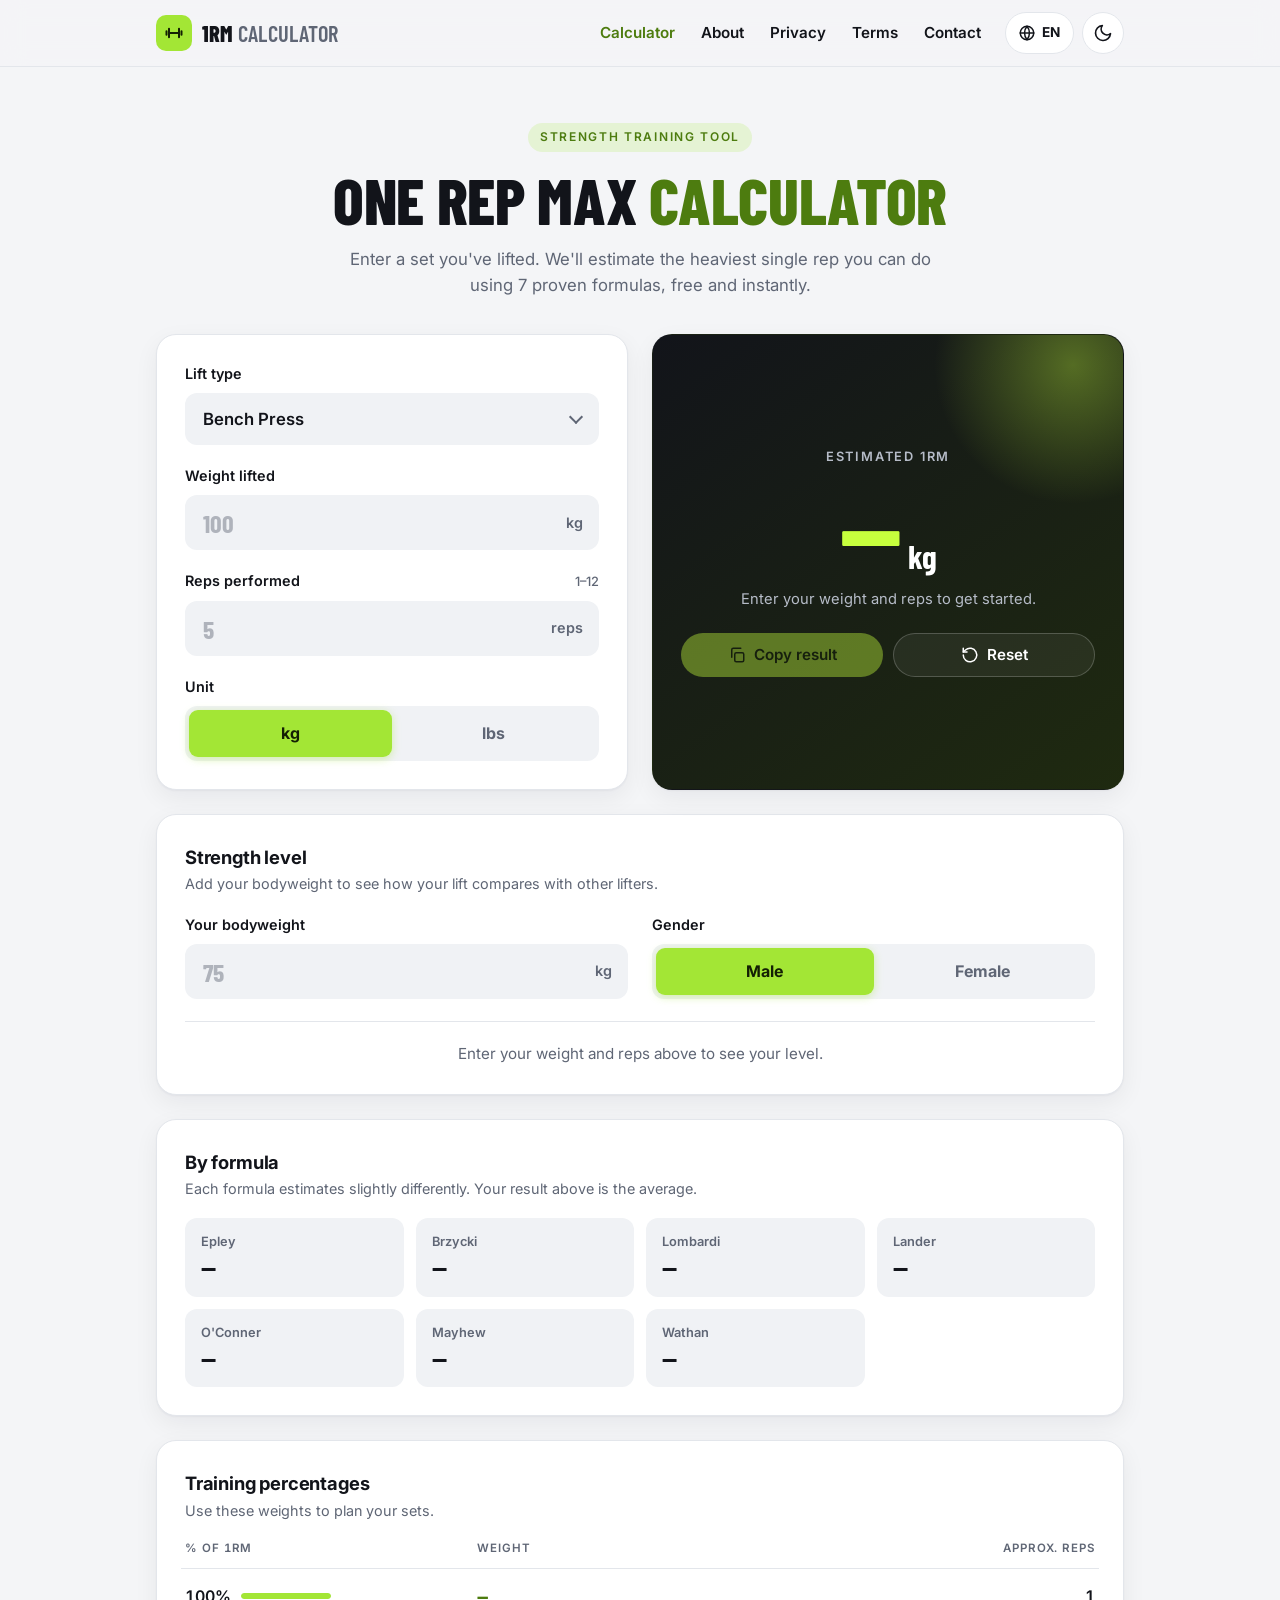
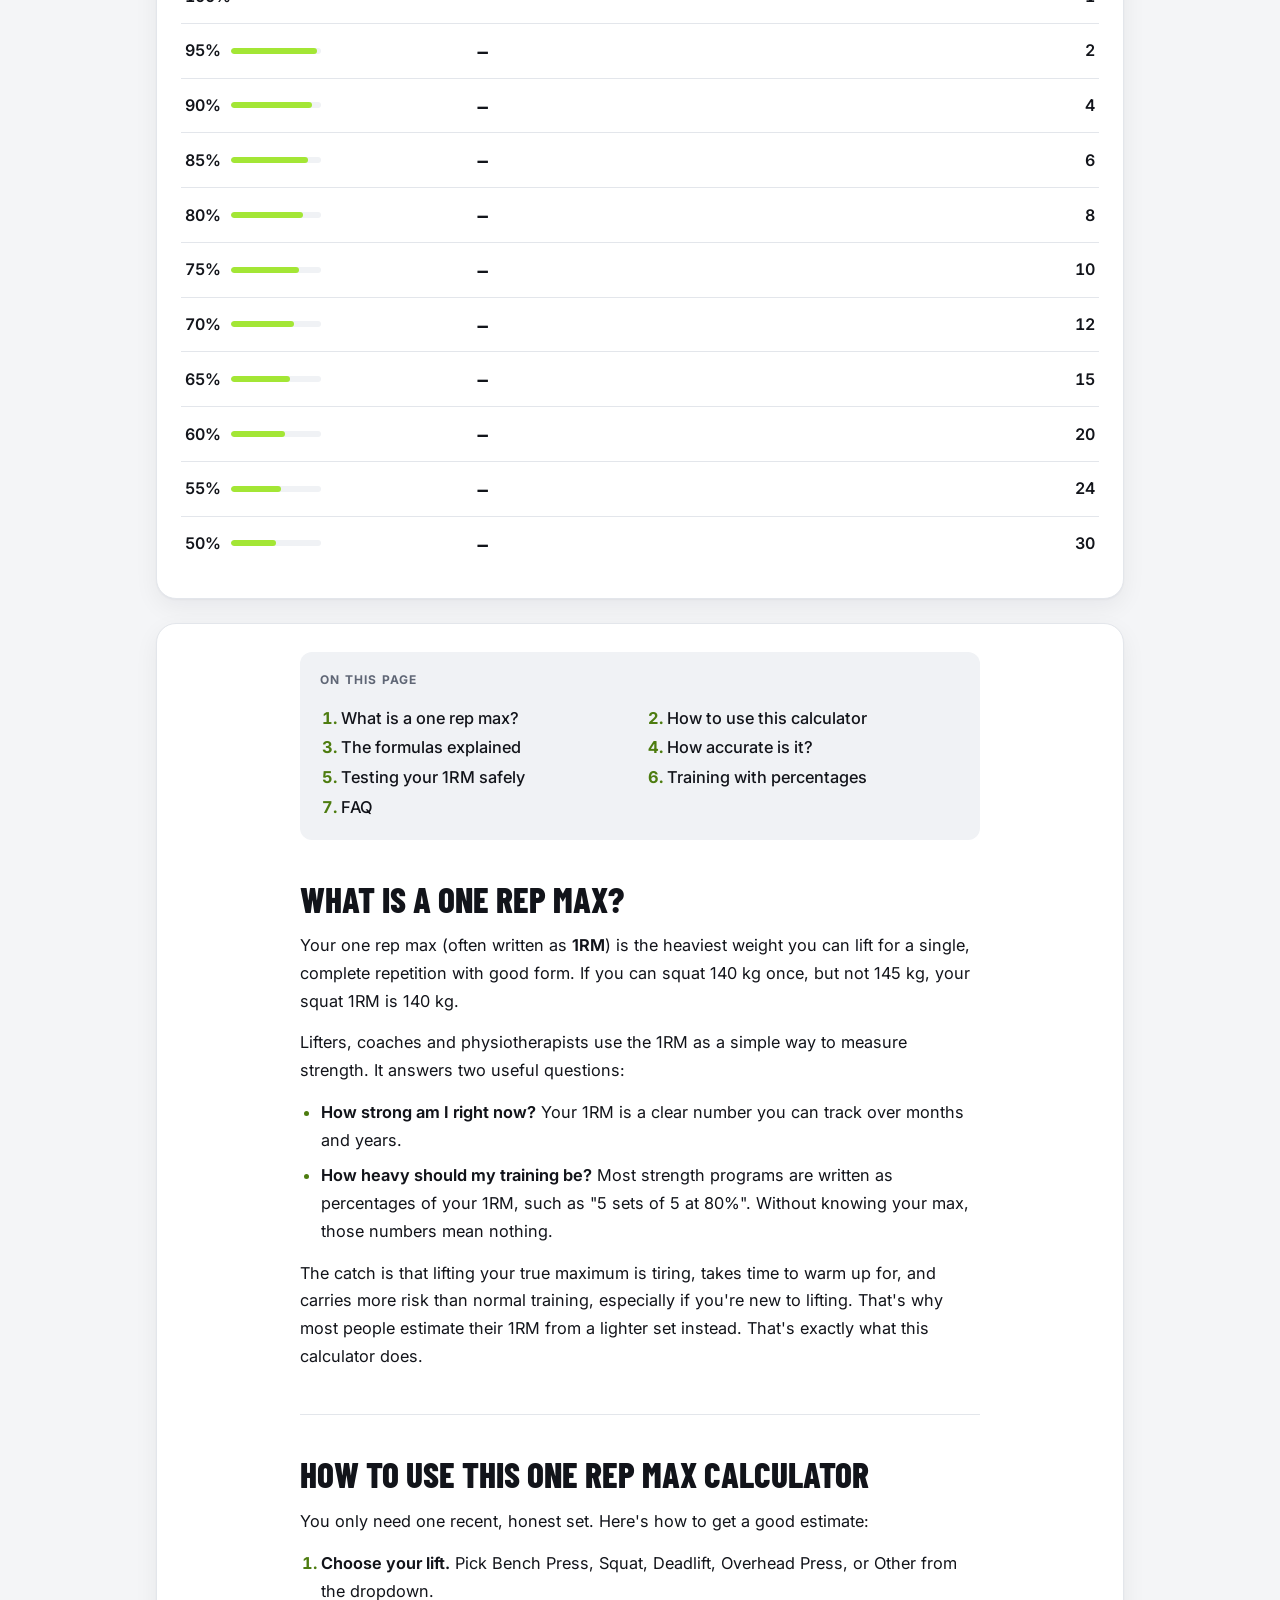
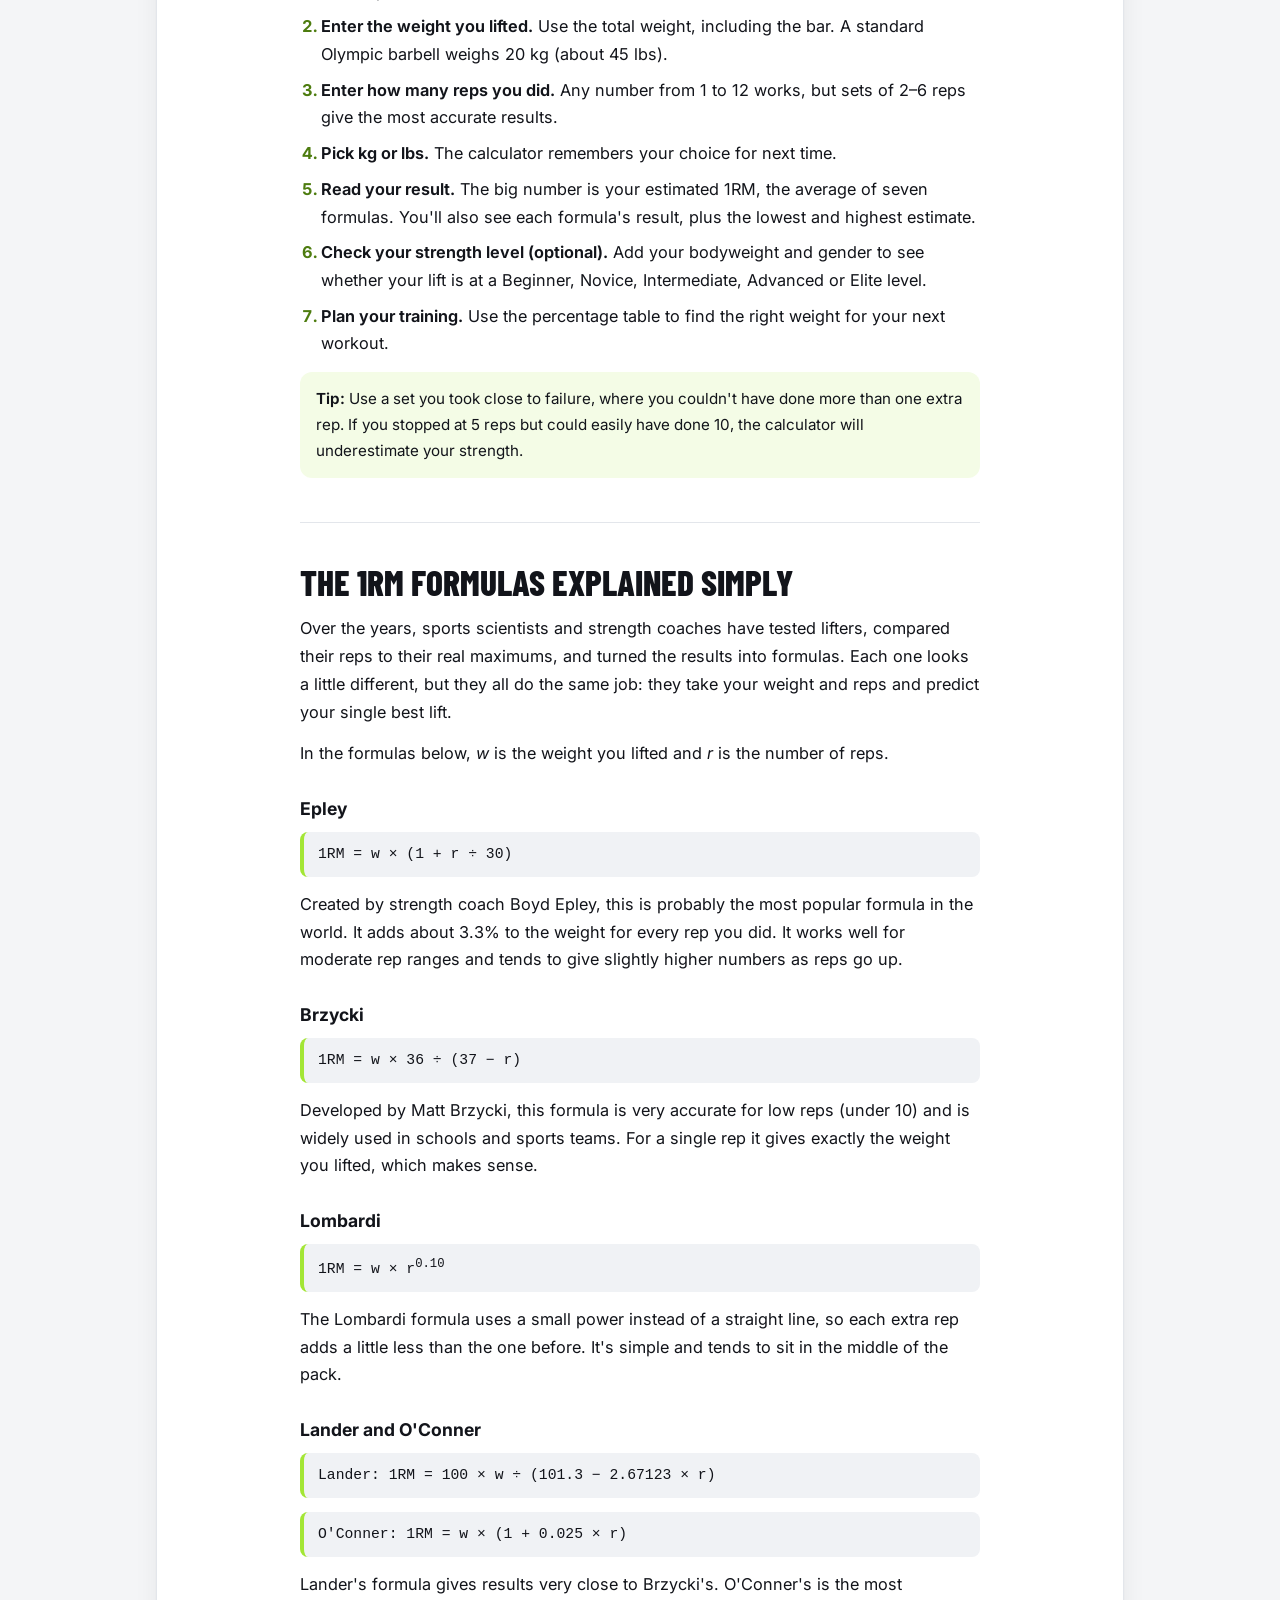
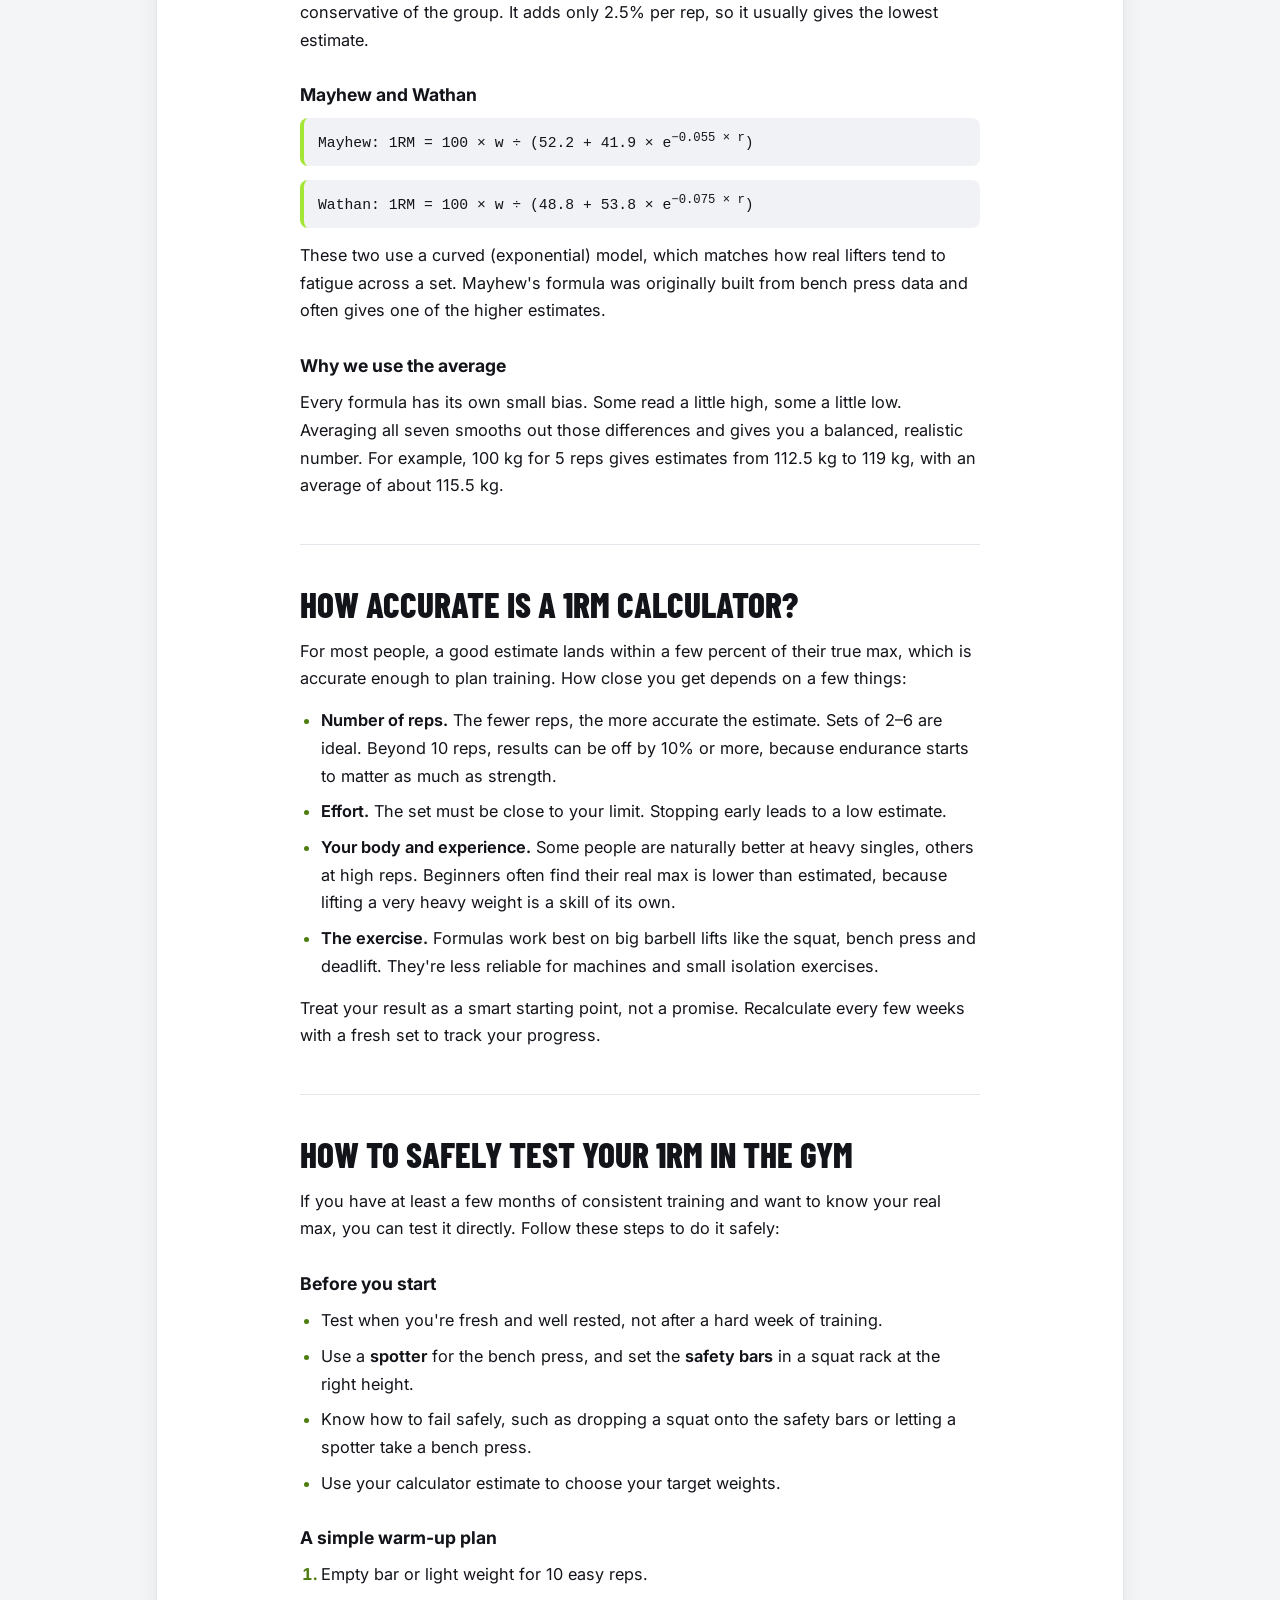
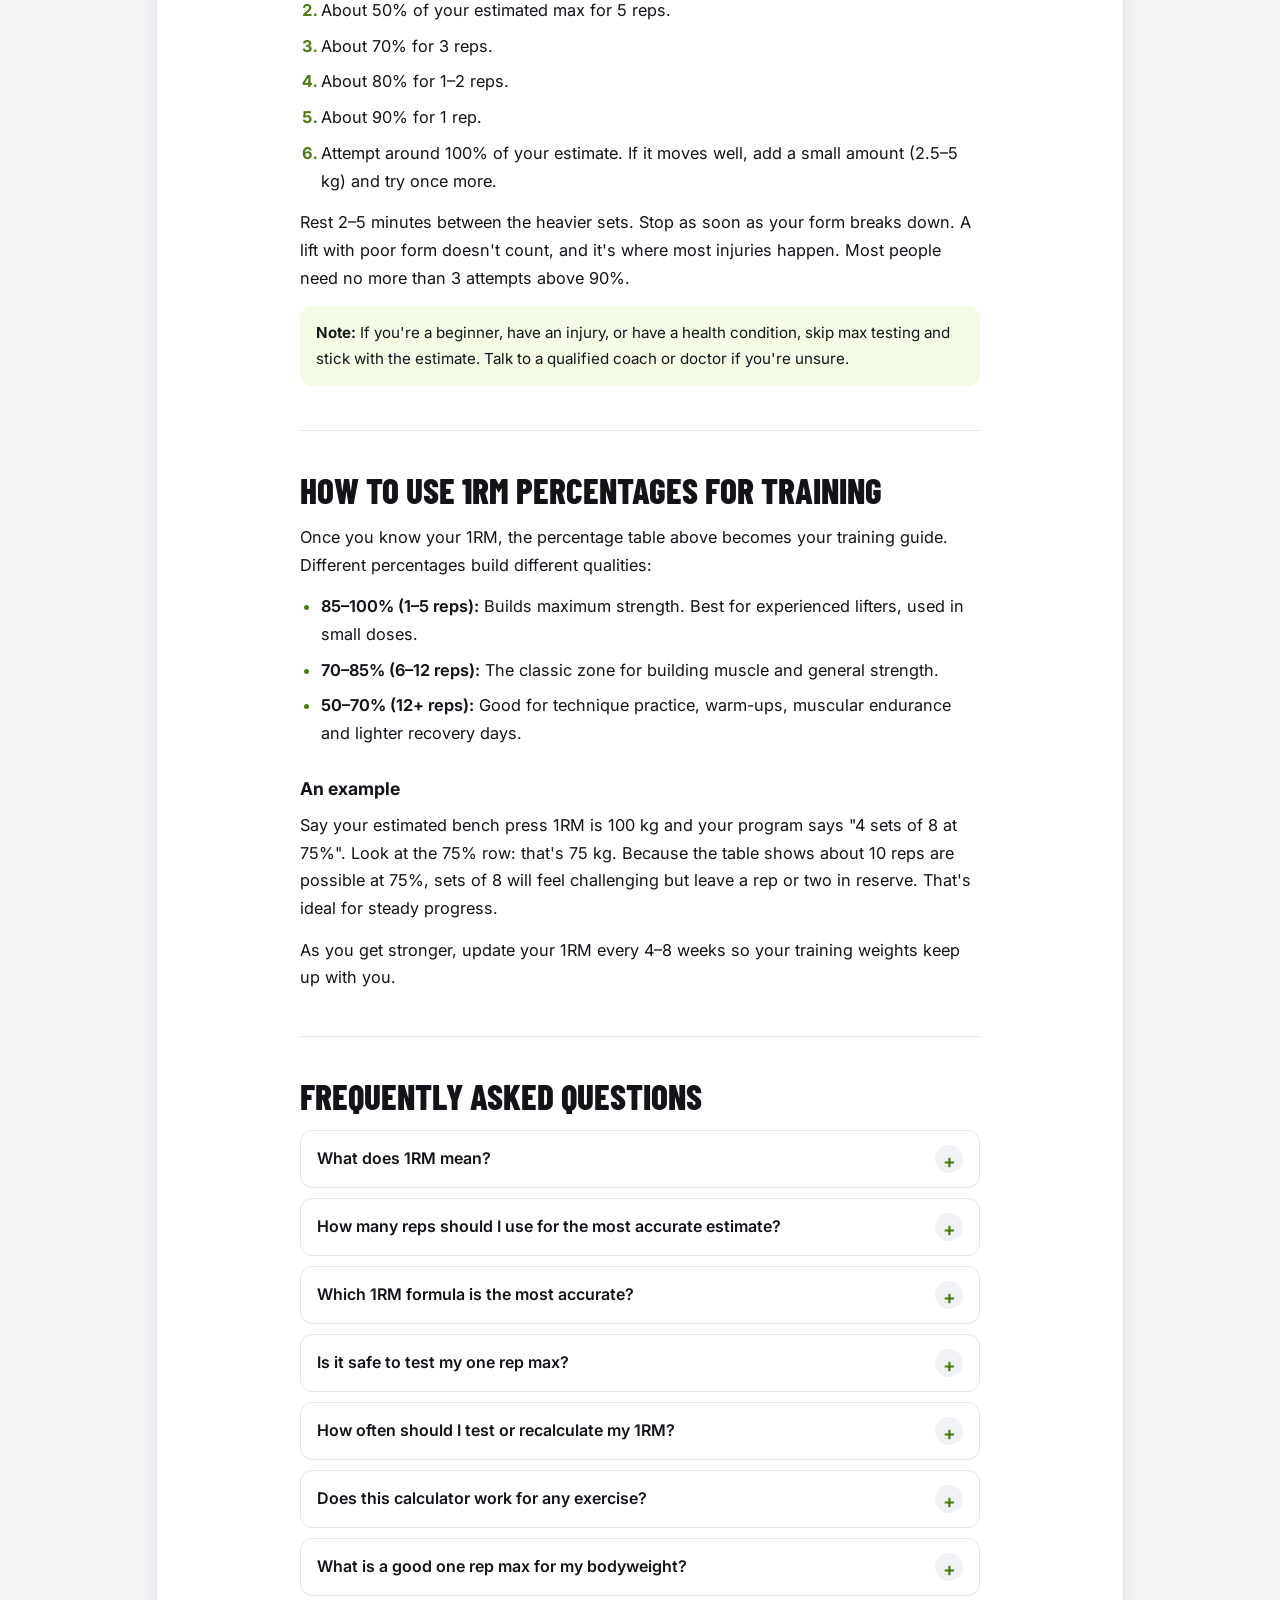
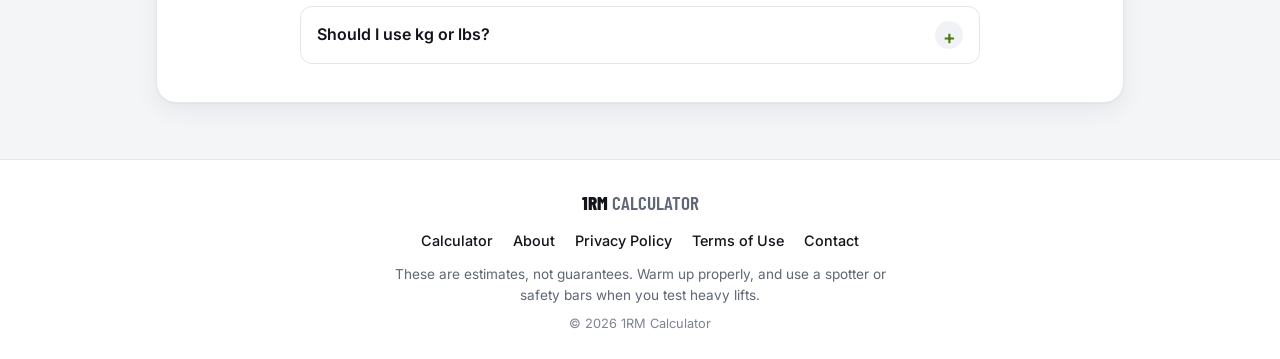
<file: index.html>
<!DOCTYPE html>
<html lang="en">
<head>
  <meta charset="UTF-8">
  <meta name="viewport" content="width=device-width, initial-scale=1.0">
  <title>One Rep Max Calculator – Free 1RM Calculator &amp; Chart</title>
  <meta name="description" content="Free one rep max calculator. Enter weight and reps to estimate your 1RM with 7 formulas, check your strength level and get a training chart.">
  <meta name="robots" content="index, follow, max-image-preview:large">
  <!-- REPLACE: when you buy a domain, change muhammadbilal1727.github.io/one-rep-max-calculator to it in every line below that contains it -->
  <link rel="canonical" href="https://muhammadbilal1727.github.io/one-rep-max-calculator/">

  <!-- Social sharing (Facebook, WhatsApp, LinkedIn, etc.) -->
  <meta property="og:type" content="website">
  <meta property="og:site_name" content="1RM Calculator">
  <meta property="og:locale" content="en_US">
  <meta property="og:url" content="https://muhammadbilal1727.github.io/one-rep-max-calculator/">
  <meta property="og:title" content="One Rep Max Calculator – Estimate Your 1RM">
  <meta property="og:description" content="Estimate your one rep max from any set of 1–12 reps, see your strength level, and plan your training with a percentage chart.">
  <meta property="og:image" content="https://muhammadbilal1727.github.io/one-rep-max-calculator/og-image.png">
  <meta property="og:image:width" content="1200">
  <meta property="og:image:height" content="630">
  <meta property="og:image:alt" content="One Rep Max Calculator – 7 proven formulas, strength levels and training chart">

  <!-- X / Twitter -->
  <meta name="twitter:card" content="summary_large_image">
  <meta name="twitter:title" content="One Rep Max Calculator – Estimate Your 1RM">
  <meta name="twitter:description" content="Estimate your one rep max from any set of 1–12 reps, see your strength level, and plan your training with a percentage chart.">
  <meta name="twitter:image" content="https://muhammadbilal1727.github.io/one-rep-max-calculator/og-image.png">
  <meta name="twitter:image:alt" content="One Rep Max Calculator – 7 proven formulas, strength levels and training chart">

  <!-- Icons -->
  <link rel="icon" href="favicon.ico" sizes="48x48">
  <link rel="icon" href="favicon.svg" type="image/svg+xml">
  <link rel="apple-touch-icon" href="apple-touch-icon.png">
  <meta name="theme-color" content="#f4f5f7" media="(prefers-color-scheme: light)">
  <meta name="theme-color" content="#0c0d11" media="(prefers-color-scheme: dark)">

  <!-- Fonts load in the background so they never delay the page -->
  <link rel="preconnect" href="https://fonts.googleapis.com">
  <link rel="preconnect" href="https://fonts.gstatic.com" crossorigin>
  <link rel="stylesheet" href="https://fonts.googleapis.com/css2?family=Inter:wght@400;500;600;700&family=Barlow+Condensed:wght@600;700;800&display=swap" media="print" onload="this.media='all'">
  <noscript><link rel="stylesheet" href="https://fonts.googleapis.com/css2?family=Inter:wght@400;500;600;700&family=Barlow+Condensed:wght@600;700;800&display=swap"></noscript>
  <link rel="stylesheet" href="style.css">
  <script>
    // Apply the saved theme before the page draws, so it never flashes the wrong colors.
    try {
      var saved = localStorage.getItem("theme");
      if (saved) document.documentElement.setAttribute("data-theme", saved);
    } catch (e) {}
  </script>

  <script type="application/ld+json">
  {
    "@context": "https://schema.org",
    "@graph": [
      {
        "@type": "WebApplication",
        "name": "One Rep Max Calculator",
        "url": "https://muhammadbilal1727.github.io/one-rep-max-calculator/",
        "description": "Free one rep max calculator that estimates your 1RM from the weight and reps you lifted using 7 formulas, with strength levels and a training percentage chart.",
        "applicationCategory": "HealthApplication",
        "operatingSystem": "Any",
        "browserRequirements": "Requires JavaScript",
        "inLanguage": "en",
        "image": "https://muhammadbilal1727.github.io/one-rep-max-calculator/og-image.png",
        "isAccessibleForFree": true,
        "offers": { "@type": "Offer", "price": "0", "priceCurrency": "USD" },
        "featureList": [
          "1RM estimate from 1–12 reps",
          "Epley, Brzycki, Lombardi, Lander, O'Conner, Mayhew and Wathan formulas",
          "Strength level for bench press, squat, deadlift and overhead press",
          "Training percentage chart from 50% to 100%",
          "kg and lbs"
        ]
      },
      {
        "@type": "FAQPage",
        "mainEntity": [
          { "@type": "Question", "name": "What does 1RM mean?", "acceptedAnswer": { "@type": "Answer", "text": "1RM stands for \"one repetition maximum\". It's the heaviest weight you can lift once with proper form for a given exercise." } },
          { "@type": "Question", "name": "How many reps should I use for the most accurate estimate?", "acceptedAnswer": { "@type": "Answer", "text": "Sets of 2 to 6 reps give the most reliable results. You can enter up to 12 reps, but accuracy drops as the reps go up." } },
          { "@type": "Question", "name": "Which 1RM formula is the most accurate?", "acceptedAnswer": { "@type": "Answer", "text": "No single formula is best for everyone. Epley and Brzycki are the most widely used, and both are accurate for low reps. Averaging several formulas, as this calculator does, usually gives the most balanced result." } },
          { "@type": "Question", "name": "Is it safe to test my one rep max?", "acceptedAnswer": { "@type": "Answer", "text": "It can be, if you have some training experience, warm up properly and use a spotter or safety bars. Beginners and anyone with injuries should use an estimate instead of testing a true max." } },
          { "@type": "Question", "name": "How often should I test or recalculate my 1RM?", "acceptedAnswer": { "@type": "Answer", "text": "Every 4 to 8 weeks is plenty for most people. You can recalculate your estimate at any time using a recent hard set, without the stress of a max attempt." } },
          { "@type": "Question", "name": "Does this calculator work for any exercise?", "acceptedAnswer": { "@type": "Answer", "text": "It works best for big barbell lifts like the squat, bench press, deadlift and overhead press. You can use it for other exercises too, but the results will be less precise." } },
          { "@type": "Question", "name": "What is a good one rep max for my bodyweight?", "acceptedAnswer": { "@type": "Answer", "text": "It depends on the lift, your gender and your experience. Enter your bodyweight in the strength level section above to see whether your lift is at a beginner, novice, intermediate, advanced or elite level." } },
          { "@type": "Question", "name": "Should I use kg or lbs?", "acceptedAnswer": { "@type": "Answer", "text": "Use whichever unit your gym's plates are marked in. The formulas work the same way in both, and the calculator remembers your choice." } }
        ]
      }
    ]
  }
  </script>
</head>
<body>
  <header class="site-header">
    <div class="header-inner">
      <a href="index.html" class="logo" aria-label="1RM Calculator home">
        <span class="logo-mark" aria-hidden="true">
          <svg viewBox="0 0 24 24" width="20" height="20" fill="none" stroke="currentColor" stroke-width="2.4" stroke-linecap="round">
            <path d="M6 7v10M18 7v10M3 10v4M21 10v4M6 12h12"/>
          </svg>
        </span>
        <span class="logo-text">1RM <span>Calculator</span></span>
      </a>
      <nav class="site-nav" id="site-nav" aria-label="Main menu">
        <a href="index.html" aria-current="page" data-i18n="nav.calculator">Calculator</a>
        <a href="about.html" data-i18n="nav.about">About</a>
        <a href="privacy-policy.html" data-i18n="nav.privacy">Privacy</a>
        <a href="terms.html" data-i18n="nav.terms">Terms</a>
        <a href="contact.html" data-i18n="nav.contact">Contact</a>
      </nav>
      <div class="header-actions">
        <div class="lang-switch">
          <svg aria-hidden="true" focusable="false" viewBox="0 0 24 24" width="18" height="18" fill="none" stroke="currentColor" stroke-width="2" stroke-linecap="round">
            <circle cx="12" cy="12" r="9"/><path d="M3 12h18M12 3a14 14 0 0 1 0 18M12 3a14 14 0 0 0 0 18"/>
          </svg>
          <span class="lang-code" id="lang-code" aria-hidden="true">EN</span>
          <select id="lang-select" aria-label="Language" data-i18n-attr="aria-label:language"></select>
        </div>
        <button type="button" class="theme-toggle" id="theme-toggle" aria-label="Switch color theme">
          <svg class="icon-sun" aria-hidden="true" focusable="false" viewBox="0 0 24 24" width="20" height="20" fill="none" stroke="currentColor" stroke-width="2" stroke-linecap="round">
            <circle cx="12" cy="12" r="4"/>
            <path d="M12 2v2M12 20v2M4.9 4.9l1.4 1.4M17.7 17.7l1.4 1.4M2 12h2M20 12h2M4.9 19.1l1.4-1.4M17.7 6.3l1.4-1.4"/>
          </svg>
          <svg class="icon-moon" aria-hidden="true" focusable="false" viewBox="0 0 24 24" width="20" height="20" fill="none" stroke="currentColor" stroke-width="2" stroke-linecap="round" stroke-linejoin="round">
            <path d="M21 12.8A9 9 0 1 1 11.2 3a7 7 0 0 0 9.8 9.8z"/>
          </svg>
        </button>
        <button type="button" class="menu-toggle" id="menu-toggle" aria-label="Open menu" aria-expanded="false" aria-controls="site-nav">
          <svg class="icon-menu" aria-hidden="true" focusable="false" viewBox="0 0 24 24" width="20" height="20" fill="none" stroke="currentColor" stroke-width="2" stroke-linecap="round">
            <path d="M4 7h16M4 12h16M4 17h16"/>
          </svg>
          <svg class="icon-close" aria-hidden="true" focusable="false" viewBox="0 0 24 24" width="20" height="20" fill="none" stroke="currentColor" stroke-width="2" stroke-linecap="round">
            <path d="M6 6l12 12M18 6L6 18"/>
          </svg>
        </button>
      </div>
    </div>
  </header>

  <main class="container">
    <section class="hero">
      <span class="eyebrow" data-i18n="hero.eyebrow">Strength training tool</span>
      <h1 data-i18n-html="hero.title">One Rep Max <span class="highlight">Calculator</span></h1>
      <p class="subtitle" data-i18n="hero.subtitle">Enter a set you've lifted. We'll estimate the heaviest single rep you can do using 7 proven formulas, free and instantly.</p>
    </section>

    <div class="top-grid">
      <section class="card inputs" aria-label="Your lift">
        <div class="field">
          <label for="lift" data-i18n="in.lift">Lift type</label>
          <div class="select-wrap">
            <select id="lift">
              <option value="bench" data-i18n="lift.bench">Bench Press</option>
              <option value="squat" data-i18n="lift.squat">Squat</option>
              <option value="deadlift" data-i18n="lift.deadlift">Deadlift</option>
              <option value="ohp" data-i18n="lift.ohp">Overhead Press</option>
              <option value="other" data-i18n="lift.other">Other</option>
            </select>
          </div>
        </div>

        <div class="field">
          <label for="weight" data-i18n="in.weight">Weight lifted</label>
          <div class="input-wrap">
            <input id="weight" type="text" inputmode="decimal" placeholder="100" autocomplete="off">
            <span class="input-suffix" id="weight-suffix">kg</span>
          </div>
          <p class="error" id="weight-error" aria-live="polite"></p>
        </div>

        <div class="field">
          <label for="reps"><span data-i18n="in.reps">Reps performed</span> <span class="hint">1–12</span></label>
          <div class="input-wrap">
            <input id="reps" type="text" inputmode="numeric" placeholder="5" autocomplete="off">
            <span class="input-suffix" data-i18n="in.repsSuffix">reps</span>
          </div>
          <p class="error" id="reps-error" aria-live="polite"></p>
        </div>

        <div class="field">
          <span class="label" data-i18n="in.unit">Unit</span>
          <div class="toggle" id="unit-toggle" role="radiogroup" aria-label="Unit" data-i18n-attr="aria-label:in.unit">
            <span class="toggle-slider" aria-hidden="true"></span>
            <button type="button" class="toggle-btn active" data-unit="kg" role="radio" aria-checked="true">kg</button>
            <button type="button" class="toggle-btn" data-unit="lbs" role="radio" aria-checked="false">lbs</button>
          </div>
        </div>
      </section>

      <section class="card result" id="result">
        <p class="result-label" data-i18n="res.label">Estimated 1RM</p>
        <p class="result-value"><span id="avg">--</span><span class="unit" id="avg-unit">kg</span></p>
        <p class="result-note" id="result-note" aria-live="polite">Enter your weight and reps to get started.</p>
        <div class="result-range" id="result-range" hidden>
          <div><span class="range-label" data-i18n="res.low">Lowest</span><span class="range-value" id="range-min">--</span></div>
          <div><span class="range-label" data-i18n="res.high">Highest</span><span class="range-value" id="range-max">--</span></div>
        </div>
        <div class="result-actions">
          <button type="button" class="btn btn-primary" id="copy-btn" disabled>
            <svg viewBox="0 0 24 24" width="18" height="18" fill="none" stroke="currentColor" stroke-width="2" stroke-linecap="round" stroke-linejoin="round" aria-hidden="true">
              <rect x="9" y="9" width="12" height="12" rx="2"/><path d="M5 15V5a2 2 0 0 1 2-2h10"/>
            </svg>
            <span id="copy-label" data-i18n="btn.copy">Copy result</span>
          </button>
          <button type="button" class="btn btn-ghost" id="reset-btn">
            <svg viewBox="0 0 24 24" width="18" height="18" fill="none" stroke="currentColor" stroke-width="2" stroke-linecap="round" stroke-linejoin="round" aria-hidden="true">
              <path d="M3 12a9 9 0 1 0 3-6.7L3 8"/><path d="M3 3v5h5"/>
            </svg>
            <span data-i18n="btn.reset">Reset</span>
          </button>
        </div>
      </section>
    </div>

    <section class="card" aria-label="Strength level" data-i18n-attr="aria-label:str.title">
      <div class="card-head">
        <h2 data-i18n="str.title">Strength level</h2>
        <p class="card-sub" data-i18n="str.sub">Add your bodyweight to see how your lift compares with other lifters.</p>
      </div>

      <div class="strength-inputs">
        <div class="field">
          <label for="bodyweight" data-i18n="str.bw">Your bodyweight</label>
          <div class="input-wrap">
            <input id="bodyweight" type="text" inputmode="decimal" placeholder="75" autocomplete="off">
            <span class="input-suffix" id="bodyweight-suffix">kg</span>
          </div>
          <p class="error" id="bodyweight-error" aria-live="polite"></p>
        </div>

        <div class="field">
          <span class="label" data-i18n="str.gender">Gender</span>
          <div class="toggle" id="gender-toggle" role="radiogroup" aria-label="Gender" data-i18n-attr="aria-label:str.gender">
            <span class="toggle-slider" aria-hidden="true"></span>
            <button type="button" class="toggle-btn active" data-gender="male" role="radio" aria-checked="true" data-i18n="str.male">Male</button>
            <button type="button" class="toggle-btn" data-gender="female" role="radio" aria-checked="false" data-i18n="str.female">Female</button>
          </div>
        </div>
      </div>

      <div class="strength-output" aria-live="polite">
        <p class="strength-message" id="strength-message" data-i18n="str.start">Enter your lift above and your bodyweight here to see your level.</p>
        <div id="strength-result" hidden>
          <div class="level-row">
            <span class="level-badge" id="level-badge">--</span>
            <span class="level-ratio" id="level-ratio">--</span>
          </div>
          <div class="level-bar">
            <div class="level-segments">
              <span></span><span></span><span></span><span></span><span></span>
            </div>
            <span class="level-marker" id="level-marker"></span>
          </div>
          <div class="level-labels" id="level-labels">
            <span data-short="Beg." data-i18n-attr="data-short:levelShort.0"><span class="label-full" data-i18n="level.0">Beginner</span></span>
            <span data-short="Novice" data-i18n-attr="data-short:levelShort.1"><span class="label-full" data-i18n="level.1">Novice</span></span>
            <span data-short="Inter." data-i18n-attr="data-short:levelShort.2"><span class="label-full" data-i18n="level.2">Intermediate</span></span>
            <span data-short="Adv." data-i18n-attr="data-short:levelShort.3"><span class="label-full" data-i18n="level.3">Advanced</span></span>
            <span data-short="Elite" data-i18n-attr="data-short:levelShort.4"><span class="label-full" data-i18n="level.4">Elite</span></span>
          </div>
          <p class="level-next" id="level-next"></p>
        </div>
      </div>
    </section>

    <section class="card">
      <div class="card-head">
        <h2 data-i18n="form.title">By formula</h2>
        <p class="card-sub" data-i18n="form.sub">Each formula estimates slightly differently. Your result above is the average.</p>
      </div>
      <div class="formula-grid" id="formulas"></div>
    </section>

    <section class="card">
      <div class="card-head">
        <h2 data-i18n="pct.title">Training percentages</h2>
        <p class="card-sub" data-i18n="pct.sub">Use these weights to plan your sets.</p>
      </div>
      <div class="table-wrap">
        <table>
          <thead>
            <tr><th data-i18n="pct.col1">% of 1RM</th><th data-i18n="pct.col2">Weight</th><th class="num" data-i18n="pct.col3">Approx. reps</th></tr>
          </thead>
          <tbody id="percent-table"></tbody>
        </table>
      </div>
    </section>

    <article class="card content" id="guide" lang="en" dir="ltr">
      <p class="guide-note" id="guide-note" data-i18n="guide.note" hidden>The guide below is available in English.</p>
      <nav class="toc" aria-label="On this page">
        <p class="toc-title">On this page</p>
        <ol>
          <li><a href="#what-is-1rm">What is a one rep max?</a></li>
          <li><a href="#how-to-use">How to use this calculator</a></li>
          <li><a href="#formulas">The formulas explained</a></li>
          <li><a href="#accuracy">How accurate is it?</a></li>
          <li><a href="#testing">Testing your 1RM safely</a></li>
          <li><a href="#percentages">Training with percentages</a></li>
          <li><a href="#faq">FAQ</a></li>
        </ol>
      </nav>

      <section id="what-is-1rm">
        <h2>What is a one rep max?</h2>
        <p>Your one rep max (often written as <strong>1RM</strong>) is the heaviest weight you can lift for a single, complete repetition with good form. If you can squat 140 kg once, but not 145 kg, your squat 1RM is 140 kg.</p>
        <p>Lifters, coaches and physiotherapists use the 1RM as a simple way to measure strength. It answers two useful questions:</p>
        <ul>
          <li><strong>How strong am I right now?</strong> Your 1RM is a clear number you can track over months and years.</li>
          <li><strong>How heavy should my training be?</strong> Most strength programs are written as percentages of your 1RM, such as "5 sets of 5 at 80%". Without knowing your max, those numbers mean nothing.</li>
        </ul>
        <p>The catch is that lifting your true maximum is tiring, takes time to warm up for, and carries more risk than normal training, especially if you're new to lifting. That's why most people estimate their 1RM from a lighter set instead. That's exactly what this calculator does.</p>
      </section>

      <section id="how-to-use">
        <h2>How to use this one rep max calculator</h2>
        <p>You only need one recent, honest set. Here's how to get a good estimate:</p>
        <ol class="steps">
          <li><strong>Choose your lift.</strong> Pick Bench Press, Squat, Deadlift, Overhead Press, or Other from the dropdown.</li>
          <li><strong>Enter the weight you lifted.</strong> Use the total weight, including the bar. A standard Olympic barbell weighs 20 kg (about 45 lbs).</li>
          <li><strong>Enter how many reps you did.</strong> Any number from 1 to 12 works, but sets of 2–6 reps give the most accurate results.</li>
          <li><strong>Pick kg or lbs.</strong> The calculator remembers your choice for next time.</li>
          <li><strong>Read your result.</strong> The big number is your estimated 1RM, the average of seven formulas. You'll also see each formula's result, plus the lowest and highest estimate.</li>
          <li><strong>Check your strength level (optional).</strong> Add your bodyweight and gender to see whether your lift is at a Beginner, Novice, Intermediate, Advanced or Elite level.</li>
          <li><strong>Plan your training.</strong> Use the percentage table to find the right weight for your next workout.</li>
        </ol>
        <p class="tip"><strong>Tip:</strong> Use a set you took close to failure, where you couldn't have done more than one extra rep. If you stopped at 5 reps but could easily have done 10, the calculator will underestimate your strength.</p>
      </section>

      <section id="formulas">
        <h2>The 1RM formulas explained simply</h2>
        <p>Over the years, sports scientists and strength coaches have tested lifters, compared their reps to their real maximums, and turned the results into formulas. Each one looks a little different, but they all do the same job: they take your weight and reps and predict your single best lift.</p>
        <p>In the formulas below, <em>w</em> is the weight you lifted and <em>r</em> is the number of reps.</p>

        <h3>Epley</h3>
        <p class="formula-box">1RM = w × (1 + r ÷ 30)</p>
        <p>Created by strength coach Boyd Epley, this is probably the most popular formula in the world. It adds about 3.3% to the weight for every rep you did. It works well for moderate rep ranges and tends to give slightly higher numbers as reps go up.</p>

        <h3>Brzycki</h3>
        <p class="formula-box">1RM = w × 36 ÷ (37 − r)</p>
        <p>Developed by Matt Brzycki, this formula is very accurate for low reps (under 10) and is widely used in schools and sports teams. For a single rep it gives exactly the weight you lifted, which makes sense.</p>

        <h3>Lombardi</h3>
        <p class="formula-box">1RM = w × r<sup>0.10</sup></p>
        <p>The Lombardi formula uses a small power instead of a straight line, so each extra rep adds a little less than the one before. It's simple and tends to sit in the middle of the pack.</p>

        <h3>Lander and O'Conner</h3>
        <p class="formula-box">Lander: 1RM = 100 × w ÷ (101.3 − 2.67123 × r)</p>
        <p class="formula-box">O'Conner: 1RM = w × (1 + 0.025 × r)</p>
        <p>Lander's formula gives results very close to Brzycki's. O'Conner's is the most conservative of the group. It adds only 2.5% per rep, so it usually gives the lowest estimate.</p>

        <h3>Mayhew and Wathan</h3>
        <p class="formula-box">Mayhew: 1RM = 100 × w ÷ (52.2 + 41.9 × e<sup>−0.055 × r</sup>)</p>
        <p class="formula-box">Wathan: 1RM = 100 × w ÷ (48.8 + 53.8 × e<sup>−0.075 × r</sup>)</p>
        <p>These two use a curved (exponential) model, which matches how real lifters tend to fatigue across a set. Mayhew's formula was originally built from bench press data and often gives one of the higher estimates.</p>

        <h3>Why we use the average</h3>
        <p>Every formula has its own small bias. Some read a little high, some a little low. Averaging all seven smooths out those differences and gives you a balanced, realistic number. For example, 100 kg for 5 reps gives estimates from 112.5 kg to 119 kg, with an average of about 115.5 kg.</p>
      </section>

      <section id="accuracy">
        <h2>How accurate is a 1RM calculator?</h2>
        <p>For most people, a good estimate lands within a few percent of their true max, which is accurate enough to plan training. How close you get depends on a few things:</p>
        <ul>
          <li><strong>Number of reps.</strong> The fewer reps, the more accurate the estimate. Sets of 2–6 are ideal. Beyond 10 reps, results can be off by 10% or more, because endurance starts to matter as much as strength.</li>
          <li><strong>Effort.</strong> The set must be close to your limit. Stopping early leads to a low estimate.</li>
          <li><strong>Your body and experience.</strong> Some people are naturally better at heavy singles, others at high reps. Beginners often find their real max is lower than estimated, because lifting a very heavy weight is a skill of its own.</li>
          <li><strong>The exercise.</strong> Formulas work best on big barbell lifts like the squat, bench press and deadlift. They're less reliable for machines and small isolation exercises.</li>
        </ul>
        <p>Treat your result as a smart starting point, not a promise. Recalculate every few weeks with a fresh set to track your progress.</p>
      </section>

      <section id="testing">
        <h2>How to safely test your 1RM in the gym</h2>
        <p>If you have at least a few months of consistent training and want to know your real max, you can test it directly. Follow these steps to do it safely:</p>

        <h3>Before you start</h3>
        <ul>
          <li>Test when you're fresh and well rested, not after a hard week of training.</li>
          <li>Use a <strong>spotter</strong> for the bench press, and set the <strong>safety bars</strong> in a squat rack at the right height.</li>
          <li>Know how to fail safely, such as dropping a squat onto the safety bars or letting a spotter take a bench press.</li>
          <li>Use your calculator estimate to choose your target weights.</li>
        </ul>

        <h3>A simple warm-up plan</h3>
        <ol class="steps">
          <li>Empty bar or light weight for 10 easy reps.</li>
          <li>About 50% of your estimated max for 5 reps.</li>
          <li>About 70% for 3 reps.</li>
          <li>About 80% for 1–2 reps.</li>
          <li>About 90% for 1 rep.</li>
          <li>Attempt around 100% of your estimate. If it moves well, add a small amount (2.5–5 kg) and try once more.</li>
        </ol>
        <p>Rest 2–5 minutes between the heavier sets. Stop as soon as your form breaks down. A lift with poor form doesn't count, and it's where most injuries happen. Most people need no more than 3 attempts above 90%.</p>
        <p class="tip"><strong>Note:</strong> If you're a beginner, have an injury, or have a health condition, skip max testing and stick with the estimate. Talk to a qualified coach or doctor if you're unsure.</p>
      </section>

      <section id="percentages">
        <h2>How to use 1RM percentages for training</h2>
        <p>Once you know your 1RM, the percentage table above becomes your training guide. Different percentages build different qualities:</p>
        <ul>
          <li><strong>85–100% (1–5 reps):</strong> Builds maximum strength. Best for experienced lifters, used in small doses.</li>
          <li><strong>70–85% (6–12 reps):</strong> The classic zone for building muscle and general strength.</li>
          <li><strong>50–70% (12+ reps):</strong> Good for technique practice, warm-ups, muscular endurance and lighter recovery days.</li>
        </ul>

        <h3>An example</h3>
        <p>Say your estimated bench press 1RM is 100 kg and your program says "4 sets of 8 at 75%". Look at the 75% row: that's 75 kg. Because the table shows about 10 reps are possible at 75%, sets of 8 will feel challenging but leave a rep or two in reserve. That's ideal for steady progress.</p>
        <p>As you get stronger, update your 1RM every 4–8 weeks so your training weights keep up with you.</p>
      </section>

      <section id="faq" class="faq">
        <h2>Frequently asked questions</h2>

        <details>
          <summary><h3>What does 1RM mean?</h3></summary>
          <p>1RM stands for "one repetition maximum". It's the heaviest weight you can lift once with proper form for a given exercise.</p>
        </details>

        <details>
          <summary><h3>How many reps should I use for the most accurate estimate?</h3></summary>
          <p>Sets of 2 to 6 reps give the most reliable results. You can enter up to 12 reps, but accuracy drops as the reps go up.</p>
        </details>

        <details>
          <summary><h3>Which 1RM formula is the most accurate?</h3></summary>
          <p>No single formula is best for everyone. Epley and Brzycki are the most widely used, and both are accurate for low reps. Averaging several formulas, as this calculator does, usually gives the most balanced result.</p>
        </details>

        <details>
          <summary><h3>Is it safe to test my one rep max?</h3></summary>
          <p>It can be, if you have some training experience, warm up properly and use a spotter or safety bars. Beginners and anyone with injuries should use an estimate instead of testing a true max.</p>
        </details>

        <details>
          <summary><h3>How often should I test or recalculate my 1RM?</h3></summary>
          <p>Every 4 to 8 weeks is plenty for most people. You can recalculate your estimate at any time using a recent hard set, without the stress of a max attempt.</p>
        </details>

        <details>
          <summary><h3>Does this calculator work for any exercise?</h3></summary>
          <p>It works best for big barbell lifts like the squat, bench press, deadlift and overhead press. You can use it for other exercises too, but the results will be less precise.</p>
        </details>

        <details>
          <summary><h3>What is a good one rep max for my bodyweight?</h3></summary>
          <p>It depends on the lift, your gender and your experience. Enter your bodyweight in the strength level section above to see whether your lift is at a beginner, novice, intermediate, advanced or elite level.</p>
        </details>

        <details>
          <summary><h3>Should I use kg or lbs?</h3></summary>
          <p>Use whichever unit your gym's plates are marked in. The formulas work the same way in both, and the calculator remembers your choice.</p>
        </details>
      </section>
    </article>
  </main>

  <footer class="site-footer">
    <div class="footer-inner">
      <p class="footer-brand">1RM <span>Calculator</span></p>
      <nav class="footer-links" aria-label="Footer">
        <a href="index.html" data-i18n="nav.calculator">Calculator</a>
        <a href="about.html" data-i18n="nav.about">About</a>
        <a href="privacy-policy.html" data-i18n="footer.privacy">Privacy Policy</a>
        <a href="terms.html" data-i18n="footer.terms">Terms of Use</a>
        <a href="contact.html" data-i18n="nav.contact">Contact</a>
      </nav>
      <p class="footer-note" data-i18n="footer.note">These are estimates, not guarantees. Warm up properly, and use a spotter or safety bars when you test heavy lifts.</p>
      <p class="footer-copy">&copy; <span id="year">2026</span> 1RM Calculator</p>
    </div>
  </footer>

  <script src="site.js"></script>
  <script src="i18n.js"></script>
  <script src="script.js"></script>
</body>
</html>
</file>
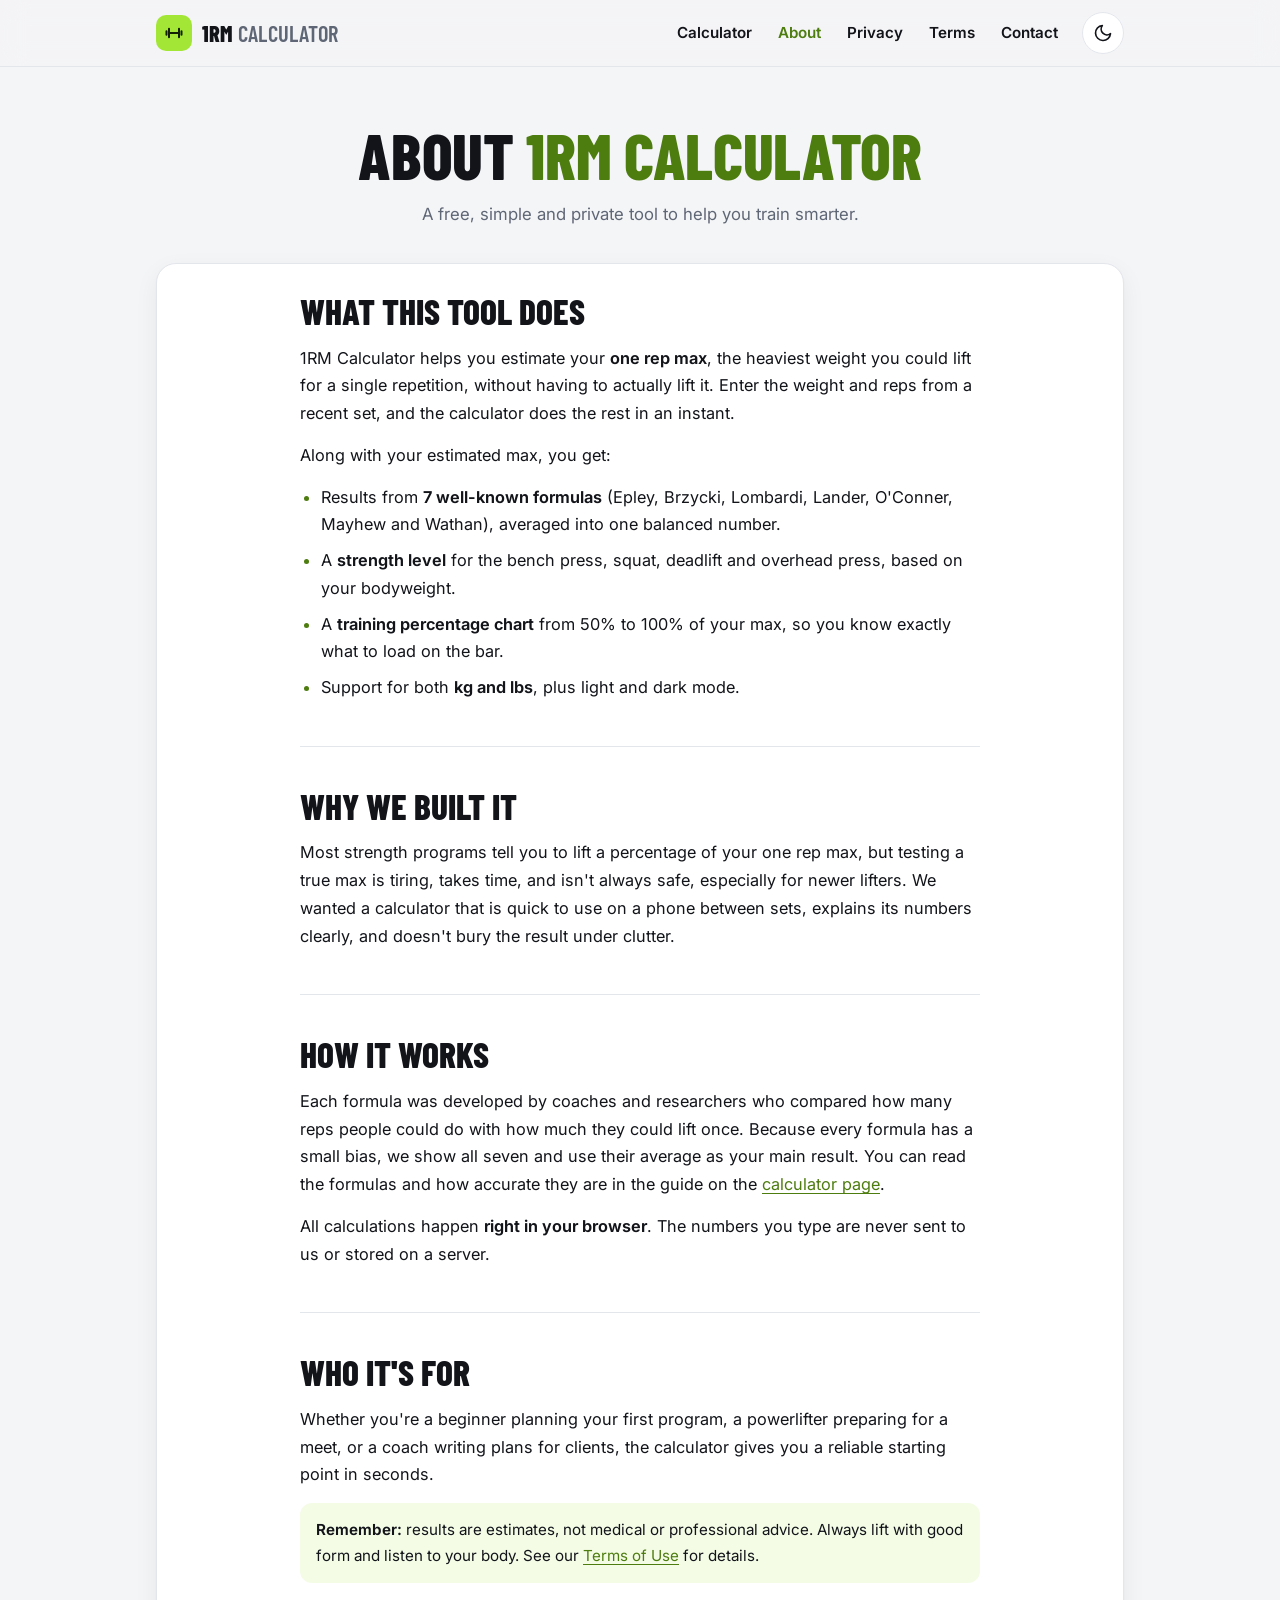
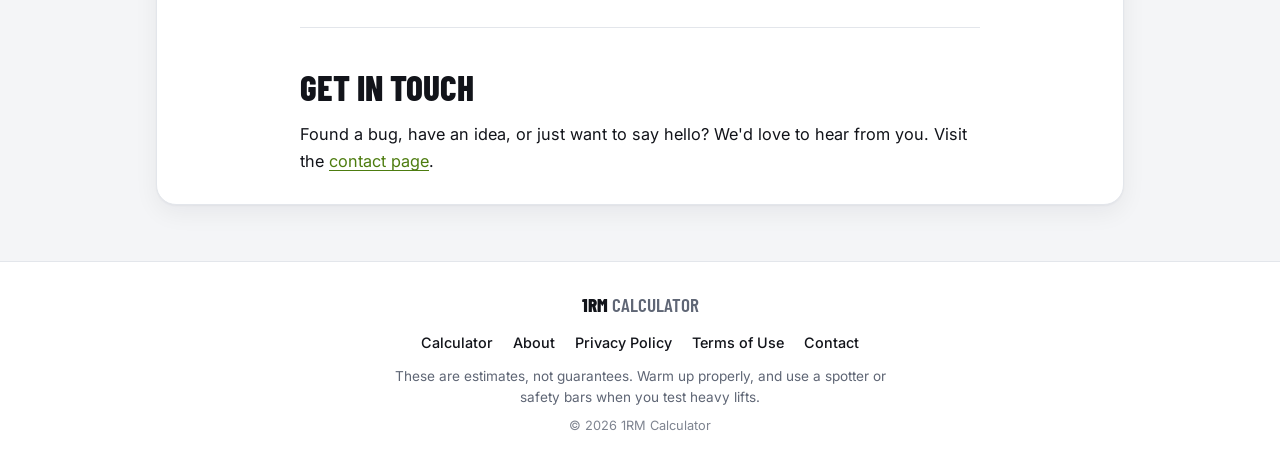
<file: about.html>
<!DOCTYPE html>
<html lang="en">
<head>
  <meta charset="UTF-8">
  <meta name="viewport" content="width=device-width, initial-scale=1.0">
  <title>About the One Rep Max Calculator | 1RM Calculator</title>
  <meta name="description" content="Learn what the free 1RM Calculator does, how it estimates your one rep max with 7 proven formulas, and why it is private and free to use.">
  <meta name="robots" content="index, follow">
  <!-- REPLACE: when you buy a domain, change muhammadbilal1727.github.io/one-rep-max-calculator to it in every line below that contains it -->
  <link rel="canonical" href="https://muhammadbilal1727.github.io/one-rep-max-calculator/about.html">

  <meta property="og:type" content="website">
  <meta property="og:site_name" content="1RM Calculator">
  <meta property="og:url" content="https://muhammadbilal1727.github.io/one-rep-max-calculator/about.html">
  <meta property="og:title" content="About the One Rep Max Calculator | 1RM Calculator">
  <meta property="og:description" content="Learn what the free 1RM Calculator does, how it estimates your one rep max with 7 proven formulas, and why it is private and free to use.">
  <meta property="og:image" content="https://muhammadbilal1727.github.io/one-rep-max-calculator/og-image.png">
  <meta name="twitter:card" content="summary_large_image">

  <link rel="icon" href="favicon.ico" sizes="48x48">
  <link rel="icon" href="favicon.svg" type="image/svg+xml">
  <link rel="apple-touch-icon" href="apple-touch-icon.png">
  <meta name="theme-color" content="#f4f5f7" media="(prefers-color-scheme: light)">
  <meta name="theme-color" content="#0c0d11" media="(prefers-color-scheme: dark)">

  <link rel="preconnect" href="https://fonts.googleapis.com">
  <link rel="preconnect" href="https://fonts.gstatic.com" crossorigin>
  <link rel="stylesheet" href="https://fonts.googleapis.com/css2?family=Inter:wght@400;500;600;700&family=Barlow+Condensed:wght@600;700;800&display=swap" media="print" onload="this.media='all'">
  <noscript><link rel="stylesheet" href="https://fonts.googleapis.com/css2?family=Inter:wght@400;500;600;700&family=Barlow+Condensed:wght@600;700;800&display=swap"></noscript>
  <link rel="stylesheet" href="style.css">
  <script>
    // Apply the saved theme before the page draws, so it never flashes the wrong colors.
    try {
      var saved = localStorage.getItem("theme");
      if (saved) document.documentElement.setAttribute("data-theme", saved);
    } catch (e) {}
  </script>
</head>
<body>
  <header class="site-header">
    <div class="header-inner">
      <a href="index.html" class="logo" aria-label="1RM Calculator home">
        <span class="logo-mark" aria-hidden="true">
          <svg viewBox="0 0 24 24" width="20" height="20" fill="none" stroke="currentColor" stroke-width="2.4" stroke-linecap="round">
            <path d="M6 7v10M18 7v10M3 10v4M21 10v4M6 12h12"/>
          </svg>
        </span>
        <span class="logo-text">1RM <span>Calculator</span></span>
      </a>
      <nav class="site-nav" id="site-nav" aria-label="Main menu">
        <a href="index.html">Calculator</a>
        <a href="about.html" aria-current="page">About</a>
        <a href="privacy-policy.html">Privacy</a>
        <a href="terms.html">Terms</a>
        <a href="contact.html">Contact</a>
      </nav>
      <div class="header-actions">
        <button type="button" class="theme-toggle" id="theme-toggle" aria-label="Switch color theme">
          <svg class="icon-sun" aria-hidden="true" focusable="false" viewBox="0 0 24 24" width="20" height="20" fill="none" stroke="currentColor" stroke-width="2" stroke-linecap="round">
            <circle cx="12" cy="12" r="4"/>
            <path d="M12 2v2M12 20v2M4.9 4.9l1.4 1.4M17.7 17.7l1.4 1.4M2 12h2M20 12h2M4.9 19.1l1.4-1.4M17.7 6.3l1.4-1.4"/>
          </svg>
          <svg class="icon-moon" aria-hidden="true" focusable="false" viewBox="0 0 24 24" width="20" height="20" fill="none" stroke="currentColor" stroke-width="2" stroke-linecap="round" stroke-linejoin="round">
            <path d="M21 12.8A9 9 0 1 1 11.2 3a7 7 0 0 0 9.8 9.8z"/>
          </svg>
        </button>
        <button type="button" class="menu-toggle" id="menu-toggle" aria-label="Open menu" aria-expanded="false" aria-controls="site-nav">
          <svg class="icon-menu" aria-hidden="true" focusable="false" viewBox="0 0 24 24" width="20" height="20" fill="none" stroke="currentColor" stroke-width="2" stroke-linecap="round">
            <path d="M4 7h16M4 12h16M4 17h16"/>
          </svg>
          <svg class="icon-close" aria-hidden="true" focusable="false" viewBox="0 0 24 24" width="20" height="20" fill="none" stroke="currentColor" stroke-width="2" stroke-linecap="round">
            <path d="M6 6l12 12M18 6L6 18"/>
          </svg>
        </button>
      </div>
    </div>
  </header>

  <main class="container">
    <section class="hero">
      <h1>About <span class="highlight">1RM Calculator</span></h1>
      <p class="subtitle">A free, simple and private tool to help you train smarter.</p>
    </section>

<article class="card content">
      <section>
        <h2>What this tool does</h2>
        <p>1RM Calculator helps you estimate your <strong>one rep max</strong>, the heaviest weight you could lift for a single repetition, without having to actually lift it. Enter the weight and reps from a recent set, and the calculator does the rest in an instant.</p>
        <p>Along with your estimated max, you get:</p>
        <ul>
          <li>Results from <strong>7 well-known formulas</strong> (Epley, Brzycki, Lombardi, Lander, O'Conner, Mayhew and Wathan), averaged into one balanced number.</li>
          <li>A <strong>strength level</strong> for the bench press, squat, deadlift and overhead press, based on your bodyweight.</li>
          <li>A <strong>training percentage chart</strong> from 50% to 100% of your max, so you know exactly what to load on the bar.</li>
          <li>Support for both <strong>kg and lbs</strong>, plus light and dark mode.</li>
        </ul>
      </section>

      <section>
        <h2>Why we built it</h2>
        <p>Most strength programs tell you to lift a percentage of your one rep max, but testing a true max is tiring, takes time, and isn't always safe, especially for newer lifters. We wanted a calculator that is quick to use on a phone between sets, explains its numbers clearly, and doesn't bury the result under clutter.</p>
      </section>

      <section>
        <h2>How it works</h2>
        <p>Each formula was developed by coaches and researchers who compared how many reps people could do with how much they could lift once. Because every formula has a small bias, we show all seven and use their average as your main result. You can read the formulas and how accurate they are in the guide on the <a href="index.html#formulas">calculator page</a>.</p>
        <p>All calculations happen <strong>right in your browser</strong>. The numbers you type are never sent to us or stored on a server.</p>
      </section>

      <section>
        <h2>Who it's for</h2>
        <p>Whether you're a beginner planning your first program, a powerlifter preparing for a meet, or a coach writing plans for clients, the calculator gives you a reliable starting point in seconds.</p>
        <p class="tip"><strong>Remember:</strong> results are estimates, not medical or professional advice. Always lift with good form and listen to your body. See our <a href="terms.html">Terms of Use</a> for details.</p>
      </section>

      <section>
        <h2>Get in touch</h2>
        <p>Found a bug, have an idea, or just want to say hello? We'd love to hear from you. Visit the <a href="contact.html">contact page</a>.</p>
      </section>
    </article>
  </main>

  <footer class="site-footer">
    <div class="footer-inner">
      <p class="footer-brand">1RM <span>Calculator</span></p>
      <nav class="footer-links" aria-label="Footer">
        <a href="index.html">Calculator</a>
        <a href="about.html">About</a>
        <a href="privacy-policy.html">Privacy Policy</a>
        <a href="terms.html">Terms of Use</a>
        <a href="contact.html">Contact</a>
      </nav>
      <p class="footer-note">These are estimates, not guarantees. Warm up properly, and use a spotter or safety bars when you test heavy lifts.</p>
      <p class="footer-copy">&copy; <span id="year">2026</span> 1RM Calculator</p>
    </div>
  </footer>

  <script src="site.js"></script>
</body>
</html>
</file>
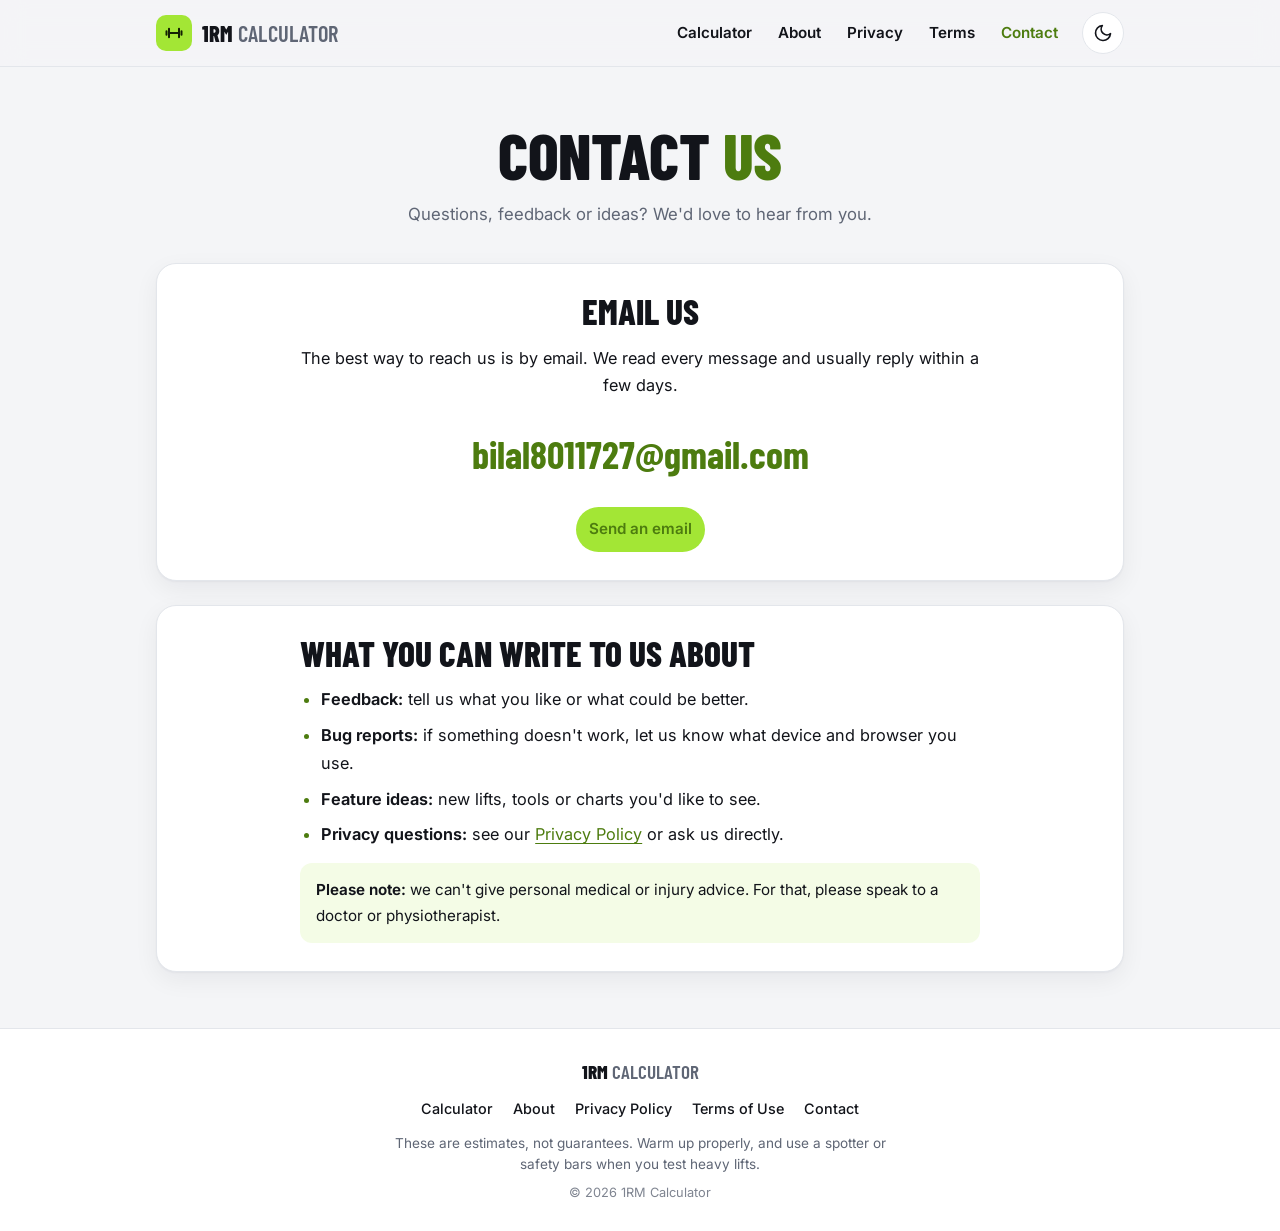
<file: contact.html>
<!DOCTYPE html>
<html lang="en">
<head>
  <meta charset="UTF-8">
  <meta name="viewport" content="width=device-width, initial-scale=1.0">
  <title>Contact Us | 1RM Calculator</title>
  <meta name="description" content="Get in touch with the 1RM Calculator team. Send us feedback, report a bug, or suggest a new feature by email.">
  <meta name="robots" content="index, follow">
  <!-- REPLACE: when you buy a domain, change muhammadbilal1727.github.io/one-rep-max-calculator to it in every line below that contains it -->
  <link rel="canonical" href="https://muhammadbilal1727.github.io/one-rep-max-calculator/contact.html">

  <meta property="og:type" content="website">
  <meta property="og:site_name" content="1RM Calculator">
  <meta property="og:url" content="https://muhammadbilal1727.github.io/one-rep-max-calculator/contact.html">
  <meta property="og:title" content="Contact Us | 1RM Calculator">
  <meta property="og:description" content="Get in touch with the 1RM Calculator team. Send us feedback, report a bug, or suggest a new feature by email.">
  <meta property="og:image" content="https://muhammadbilal1727.github.io/one-rep-max-calculator/og-image.png">
  <meta name="twitter:card" content="summary_large_image">

  <link rel="icon" href="favicon.ico" sizes="48x48">
  <link rel="icon" href="favicon.svg" type="image/svg+xml">
  <link rel="apple-touch-icon" href="apple-touch-icon.png">
  <meta name="theme-color" content="#f4f5f7" media="(prefers-color-scheme: light)">
  <meta name="theme-color" content="#0c0d11" media="(prefers-color-scheme: dark)">

  <link rel="preconnect" href="https://fonts.googleapis.com">
  <link rel="preconnect" href="https://fonts.gstatic.com" crossorigin>
  <link rel="stylesheet" href="https://fonts.googleapis.com/css2?family=Inter:wght@400;500;600;700&family=Barlow+Condensed:wght@600;700;800&display=swap" media="print" onload="this.media='all'">
  <noscript><link rel="stylesheet" href="https://fonts.googleapis.com/css2?family=Inter:wght@400;500;600;700&family=Barlow+Condensed:wght@600;700;800&display=swap"></noscript>
  <link rel="stylesheet" href="style.css">
  <script>
    // Apply the saved theme before the page draws, so it never flashes the wrong colors.
    try {
      var saved = localStorage.getItem("theme");
      if (saved) document.documentElement.setAttribute("data-theme", saved);
    } catch (e) {}
  </script>
</head>
<body>
  <header class="site-header">
    <div class="header-inner">
      <a href="index.html" class="logo" aria-label="1RM Calculator home">
        <span class="logo-mark" aria-hidden="true">
          <svg viewBox="0 0 24 24" width="20" height="20" fill="none" stroke="currentColor" stroke-width="2.4" stroke-linecap="round">
            <path d="M6 7v10M18 7v10M3 10v4M21 10v4M6 12h12"/>
          </svg>
        </span>
        <span class="logo-text">1RM <span>Calculator</span></span>
      </a>
      <nav class="site-nav" id="site-nav" aria-label="Main menu">
        <a href="index.html">Calculator</a>
        <a href="about.html">About</a>
        <a href="privacy-policy.html">Privacy</a>
        <a href="terms.html">Terms</a>
        <a href="contact.html" aria-current="page">Contact</a>
      </nav>
      <div class="header-actions">
        <button type="button" class="theme-toggle" id="theme-toggle" aria-label="Switch color theme">
          <svg class="icon-sun" aria-hidden="true" focusable="false" viewBox="0 0 24 24" width="20" height="20" fill="none" stroke="currentColor" stroke-width="2" stroke-linecap="round">
            <circle cx="12" cy="12" r="4"/>
            <path d="M12 2v2M12 20v2M4.9 4.9l1.4 1.4M17.7 17.7l1.4 1.4M2 12h2M20 12h2M4.9 19.1l1.4-1.4M17.7 6.3l1.4-1.4"/>
          </svg>
          <svg class="icon-moon" aria-hidden="true" focusable="false" viewBox="0 0 24 24" width="20" height="20" fill="none" stroke="currentColor" stroke-width="2" stroke-linecap="round" stroke-linejoin="round">
            <path d="M21 12.8A9 9 0 1 1 11.2 3a7 7 0 0 0 9.8 9.8z"/>
          </svg>
        </button>
        <button type="button" class="menu-toggle" id="menu-toggle" aria-label="Open menu" aria-expanded="false" aria-controls="site-nav">
          <svg class="icon-menu" aria-hidden="true" focusable="false" viewBox="0 0 24 24" width="20" height="20" fill="none" stroke="currentColor" stroke-width="2" stroke-linecap="round">
            <path d="M4 7h16M4 12h16M4 17h16"/>
          </svg>
          <svg class="icon-close" aria-hidden="true" focusable="false" viewBox="0 0 24 24" width="20" height="20" fill="none" stroke="currentColor" stroke-width="2" stroke-linecap="round">
            <path d="M6 6l12 12M18 6L6 18"/>
          </svg>
        </button>
      </div>
    </div>
  </header>

  <main class="container">
    <section class="hero">
      <h1>Contact <span class="highlight">Us</span></h1>
      <p class="subtitle">Questions, feedback or ideas? We'd love to hear from you.</p>
    </section>

<section class="card content">
      <div class="contact-card">
        <h2>Email us</h2>
        <p>The best way to reach us is by email. We read every message and usually reply within a few days.</p>
        <a class="contact-email" href="mailto:bilal8011727@gmail.com">bilal8011727@gmail.com</a>
        <div>
          <a class="btn btn-primary" href="mailto:bilal8011727@gmail.com">Send an email</a>
        </div>
      </div>
    </section>

    <section class="card content">
      <section>
        <h2>What you can write to us about</h2>
        <ul>
          <li><strong>Feedback:</strong> tell us what you like or what could be better.</li>
          <li><strong>Bug reports:</strong> if something doesn't work, let us know what device and browser you use.</li>
          <li><strong>Feature ideas:</strong> new lifts, tools or charts you'd like to see.</li>
          <li><strong>Privacy questions:</strong> see our <a href="privacy-policy.html">Privacy Policy</a> or ask us directly.</li>
        </ul>
        <p class="tip"><strong>Please note:</strong> we can't give personal medical or injury advice. For that, please speak to a doctor or physiotherapist.</p>
      </section>
    </section>
  </main>

  <footer class="site-footer">
    <div class="footer-inner">
      <p class="footer-brand">1RM <span>Calculator</span></p>
      <nav class="footer-links" aria-label="Footer">
        <a href="index.html">Calculator</a>
        <a href="about.html">About</a>
        <a href="privacy-policy.html">Privacy Policy</a>
        <a href="terms.html">Terms of Use</a>
        <a href="contact.html">Contact</a>
      </nav>
      <p class="footer-note">These are estimates, not guarantees. Warm up properly, and use a spotter or safety bars when you test heavy lifts.</p>
      <p class="footer-copy">&copy; <span id="year">2026</span> 1RM Calculator</p>
    </div>
  </footer>

  <script src="site.js"></script>
</body>
</html>
</file>
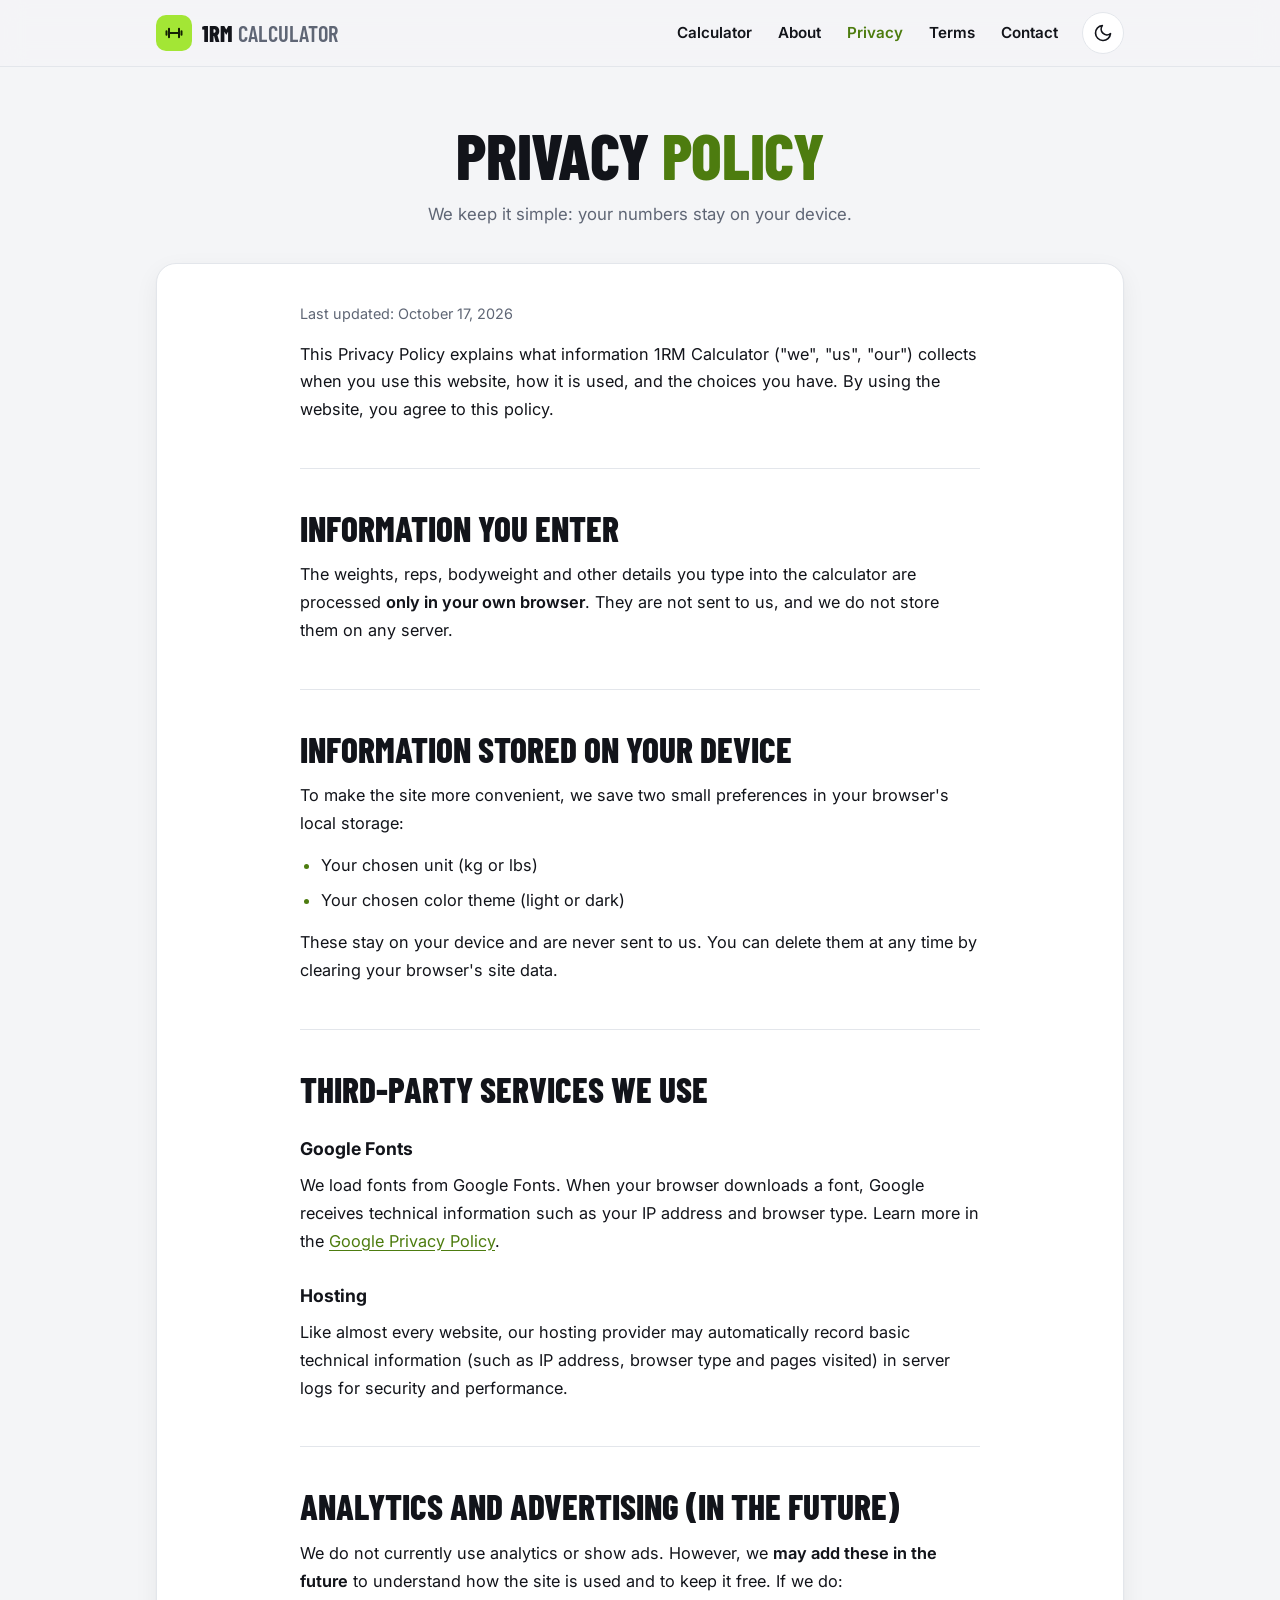
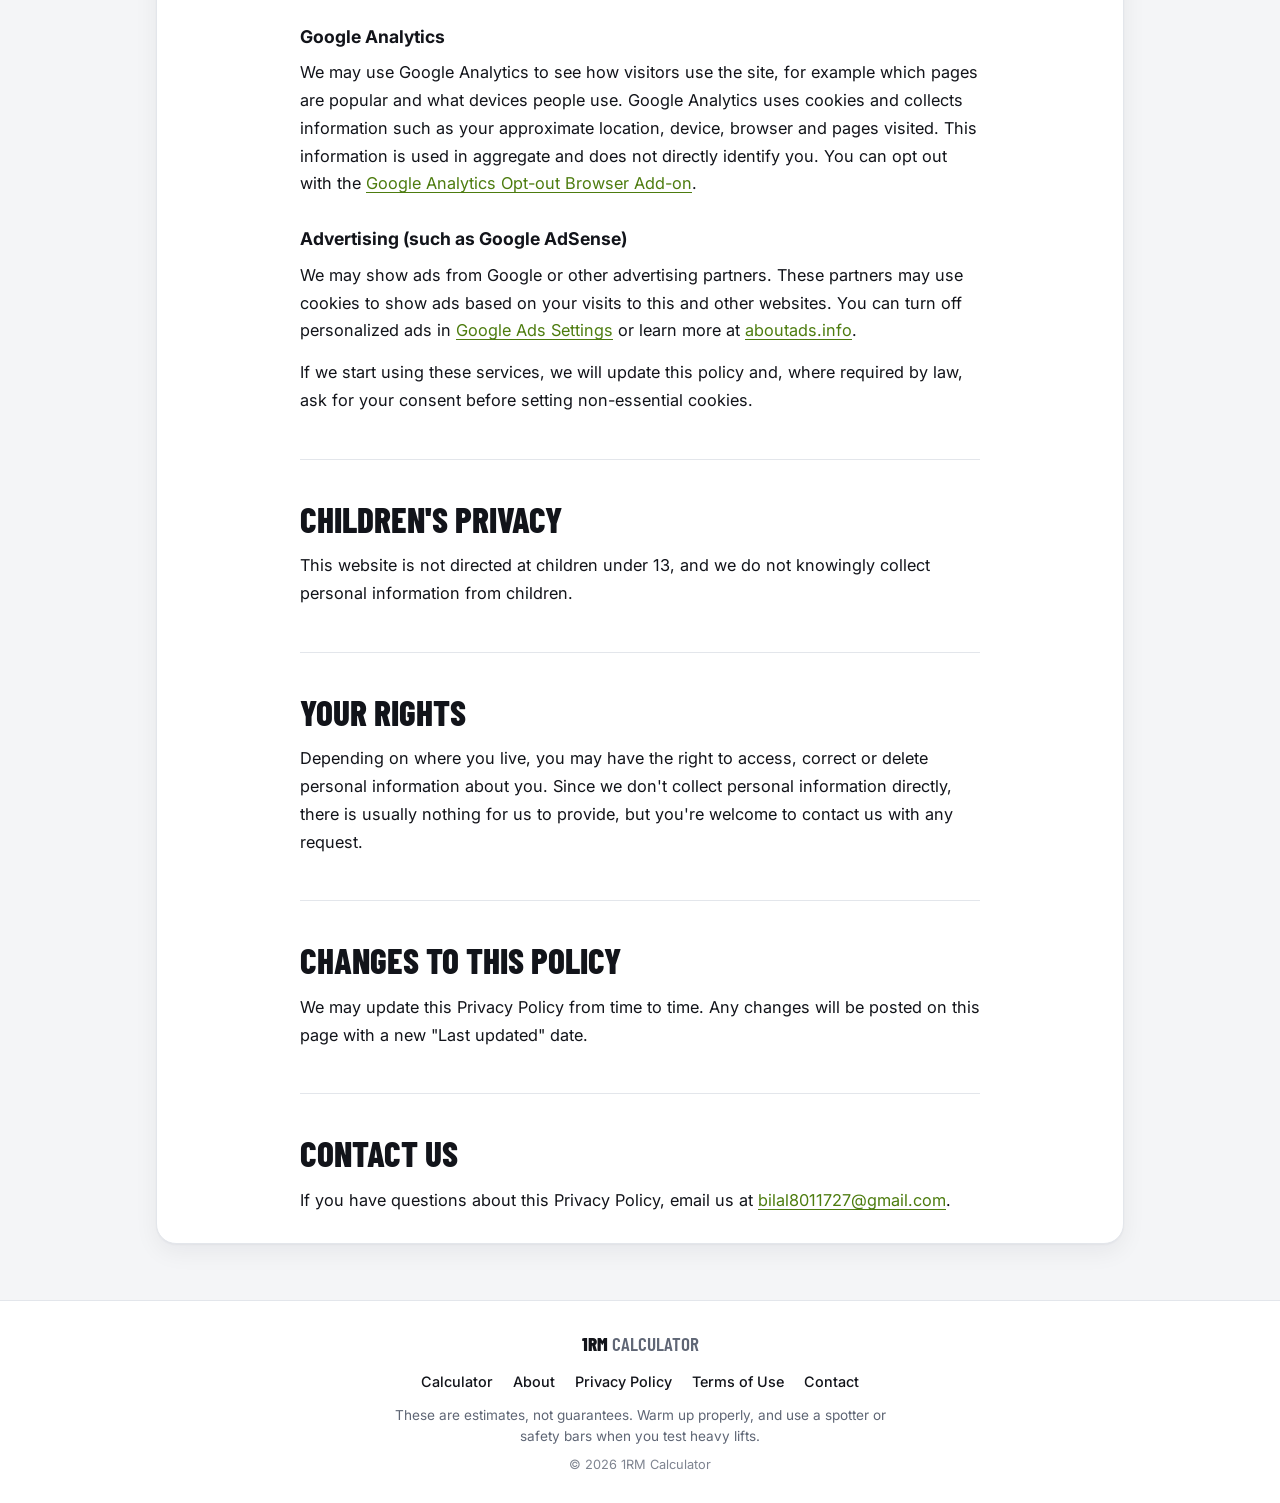
<file: privacy-policy.html>
<!DOCTYPE html>
<html lang="en">
<head>
  <meta charset="UTF-8">
  <meta name="viewport" content="width=device-width, initial-scale=1.0">
  <title>Privacy Policy | 1RM Calculator</title>
  <meta name="description" content="Read how 1RM Calculator handles your data. Calculations stay in your browser, and this policy explains cookies, analytics and advertising.">
  <meta name="robots" content="index, follow">
  <!-- REPLACE: when you buy a domain, change muhammadbilal1727.github.io/one-rep-max-calculator to it in every line below that contains it -->
  <link rel="canonical" href="https://muhammadbilal1727.github.io/one-rep-max-calculator/privacy-policy.html">

  <meta property="og:type" content="website">
  <meta property="og:site_name" content="1RM Calculator">
  <meta property="og:url" content="https://muhammadbilal1727.github.io/one-rep-max-calculator/privacy-policy.html">
  <meta property="og:title" content="Privacy Policy | 1RM Calculator">
  <meta property="og:description" content="Read how 1RM Calculator handles your data. Calculations stay in your browser, and this policy explains cookies, analytics and advertising.">
  <meta property="og:image" content="https://muhammadbilal1727.github.io/one-rep-max-calculator/og-image.png">
  <meta name="twitter:card" content="summary_large_image">

  <link rel="icon" href="favicon.ico" sizes="48x48">
  <link rel="icon" href="favicon.svg" type="image/svg+xml">
  <link rel="apple-touch-icon" href="apple-touch-icon.png">
  <meta name="theme-color" content="#f4f5f7" media="(prefers-color-scheme: light)">
  <meta name="theme-color" content="#0c0d11" media="(prefers-color-scheme: dark)">

  <link rel="preconnect" href="https://fonts.googleapis.com">
  <link rel="preconnect" href="https://fonts.gstatic.com" crossorigin>
  <link rel="stylesheet" href="https://fonts.googleapis.com/css2?family=Inter:wght@400;500;600;700&family=Barlow+Condensed:wght@600;700;800&display=swap" media="print" onload="this.media='all'">
  <noscript><link rel="stylesheet" href="https://fonts.googleapis.com/css2?family=Inter:wght@400;500;600;700&family=Barlow+Condensed:wght@600;700;800&display=swap"></noscript>
  <link rel="stylesheet" href="style.css">
  <script>
    // Apply the saved theme before the page draws, so it never flashes the wrong colors.
    try {
      var saved = localStorage.getItem("theme");
      if (saved) document.documentElement.setAttribute("data-theme", saved);
    } catch (e) {}
  </script>
</head>
<body>
  <header class="site-header">
    <div class="header-inner">
      <a href="index.html" class="logo" aria-label="1RM Calculator home">
        <span class="logo-mark" aria-hidden="true">
          <svg viewBox="0 0 24 24" width="20" height="20" fill="none" stroke="currentColor" stroke-width="2.4" stroke-linecap="round">
            <path d="M6 7v10M18 7v10M3 10v4M21 10v4M6 12h12"/>
          </svg>
        </span>
        <span class="logo-text">1RM <span>Calculator</span></span>
      </a>
      <nav class="site-nav" id="site-nav" aria-label="Main menu">
        <a href="index.html">Calculator</a>
        <a href="about.html">About</a>
        <a href="privacy-policy.html" aria-current="page">Privacy</a>
        <a href="terms.html">Terms</a>
        <a href="contact.html">Contact</a>
      </nav>
      <div class="header-actions">
        <button type="button" class="theme-toggle" id="theme-toggle" aria-label="Switch color theme">
          <svg class="icon-sun" aria-hidden="true" focusable="false" viewBox="0 0 24 24" width="20" height="20" fill="none" stroke="currentColor" stroke-width="2" stroke-linecap="round">
            <circle cx="12" cy="12" r="4"/>
            <path d="M12 2v2M12 20v2M4.9 4.9l1.4 1.4M17.7 17.7l1.4 1.4M2 12h2M20 12h2M4.9 19.1l1.4-1.4M17.7 6.3l1.4-1.4"/>
          </svg>
          <svg class="icon-moon" aria-hidden="true" focusable="false" viewBox="0 0 24 24" width="20" height="20" fill="none" stroke="currentColor" stroke-width="2" stroke-linecap="round" stroke-linejoin="round">
            <path d="M21 12.8A9 9 0 1 1 11.2 3a7 7 0 0 0 9.8 9.8z"/>
          </svg>
        </button>
        <button type="button" class="menu-toggle" id="menu-toggle" aria-label="Open menu" aria-expanded="false" aria-controls="site-nav">
          <svg class="icon-menu" aria-hidden="true" focusable="false" viewBox="0 0 24 24" width="20" height="20" fill="none" stroke="currentColor" stroke-width="2" stroke-linecap="round">
            <path d="M4 7h16M4 12h16M4 17h16"/>
          </svg>
          <svg class="icon-close" aria-hidden="true" focusable="false" viewBox="0 0 24 24" width="20" height="20" fill="none" stroke="currentColor" stroke-width="2" stroke-linecap="round">
            <path d="M6 6l12 12M18 6L6 18"/>
          </svg>
        </button>
      </div>
    </div>
  </header>

  <main class="container">
    <section class="hero">
      <h1>Privacy <span class="highlight">Policy</span></h1>
      <p class="subtitle">We keep it simple: your numbers stay on your device.</p>
    </section>

<article class="card content">
      <section>
        <p class="updated-date">Last updated: October 17, 2026</p>
        <p>This Privacy Policy explains what information 1RM Calculator ("we", "us", "our") collects when you use this website, how it is used, and the choices you have. By using the website, you agree to this policy.</p>
      </section>

      <section>
        <h2>Information you enter</h2>
        <p>The weights, reps, bodyweight and other details you type into the calculator are processed <strong>only in your own browser</strong>. They are not sent to us, and we do not store them on any server.</p>
      </section>

      <section>
        <h2>Information stored on your device</h2>
        <p>To make the site more convenient, we save two small preferences in your browser's local storage:</p>
        <ul>
          <li>Your chosen unit (kg or lbs)</li>
          <li>Your chosen color theme (light or dark)</li>
        </ul>
        <p>These stay on your device and are never sent to us. You can delete them at any time by clearing your browser's site data.</p>
      </section>

      <section>
        <h2>Third-party services we use</h2>
        <h3>Google Fonts</h3>
        <p>We load fonts from Google Fonts. When your browser downloads a font, Google receives technical information such as your IP address and browser type. Learn more in the <a href="https://policies.google.com/privacy" rel="noopener" target="_blank">Google Privacy Policy</a>.</p>
        <h3>Hosting</h3>
        <p>Like almost every website, our hosting provider may automatically record basic technical information (such as IP address, browser type and pages visited) in server logs for security and performance.</p>
      </section>

      <section>
        <h2>Analytics and advertising (in the future)</h2>
        <p>We do not currently use analytics or show ads. However, we <strong>may add these in the future</strong> to understand how the site is used and to keep it free. If we do:</p>
        <h3>Google Analytics</h3>
        <p>We may use Google Analytics to see how visitors use the site, for example which pages are popular and what devices people use. Google Analytics uses cookies and collects information such as your approximate location, device, browser and pages visited. This information is used in aggregate and does not directly identify you. You can opt out with the <a href="https://tools.google.com/dlpage/gaoptout" rel="noopener" target="_blank">Google Analytics Opt-out Browser Add-on</a>.</p>
        <h3>Advertising (such as Google AdSense)</h3>
        <p>We may show ads from Google or other advertising partners. These partners may use cookies to show ads based on your visits to this and other websites. You can turn off personalized ads in <a href="https://adssettings.google.com" rel="noopener" target="_blank">Google Ads Settings</a> or learn more at <a href="https://www.aboutads.info" rel="noopener" target="_blank">aboutads.info</a>.</p>
        <p>If we start using these services, we will update this policy and, where required by law, ask for your consent before setting non-essential cookies.</p>
      </section>

      <section>
        <h2>Children's privacy</h2>
        <p>This website is not directed at children under 13, and we do not knowingly collect personal information from children.</p>
      </section>

      <section>
        <h2>Your rights</h2>
        <p>Depending on where you live, you may have the right to access, correct or delete personal information about you. Since we don't collect personal information directly, there is usually nothing for us to provide, but you're welcome to contact us with any request.</p>
      </section>

      <section>
        <h2>Changes to this policy</h2>
        <p>We may update this Privacy Policy from time to time. Any changes will be posted on this page with a new "Last updated" date.</p>
      </section>

      <section>
        <h2>Contact us</h2>
        <p>If you have questions about this Privacy Policy, email us at <a href="mailto:bilal8011727@gmail.com">bilal8011727@gmail.com</a>.</p>
      </section>
    </article>
  </main>

  <footer class="site-footer">
    <div class="footer-inner">
      <p class="footer-brand">1RM <span>Calculator</span></p>
      <nav class="footer-links" aria-label="Footer">
        <a href="index.html">Calculator</a>
        <a href="about.html">About</a>
        <a href="privacy-policy.html">Privacy Policy</a>
        <a href="terms.html">Terms of Use</a>
        <a href="contact.html">Contact</a>
      </nav>
      <p class="footer-note">These are estimates, not guarantees. Warm up properly, and use a spotter or safety bars when you test heavy lifts.</p>
      <p class="footer-copy">&copy; <span id="year">2026</span> 1RM Calculator</p>
    </div>
  </footer>

  <script src="site.js"></script>
</body>
</html>
</file>
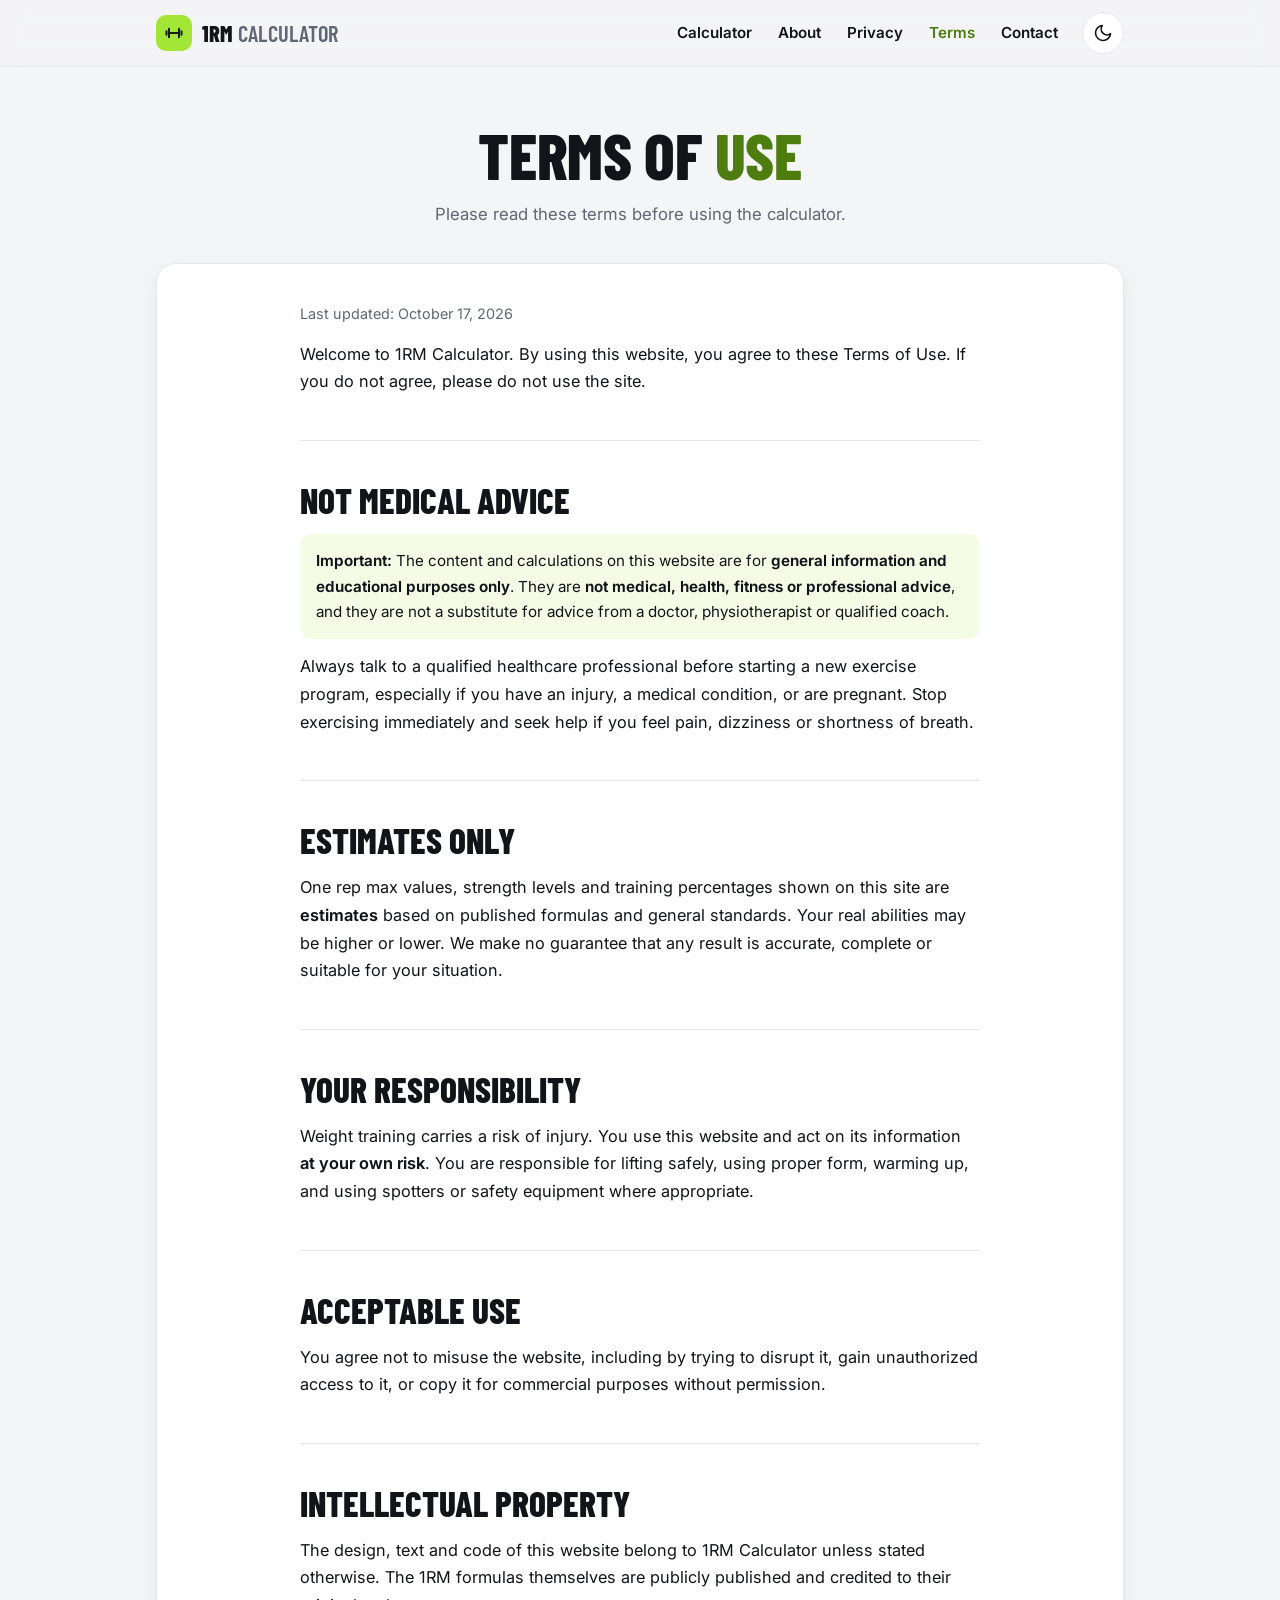
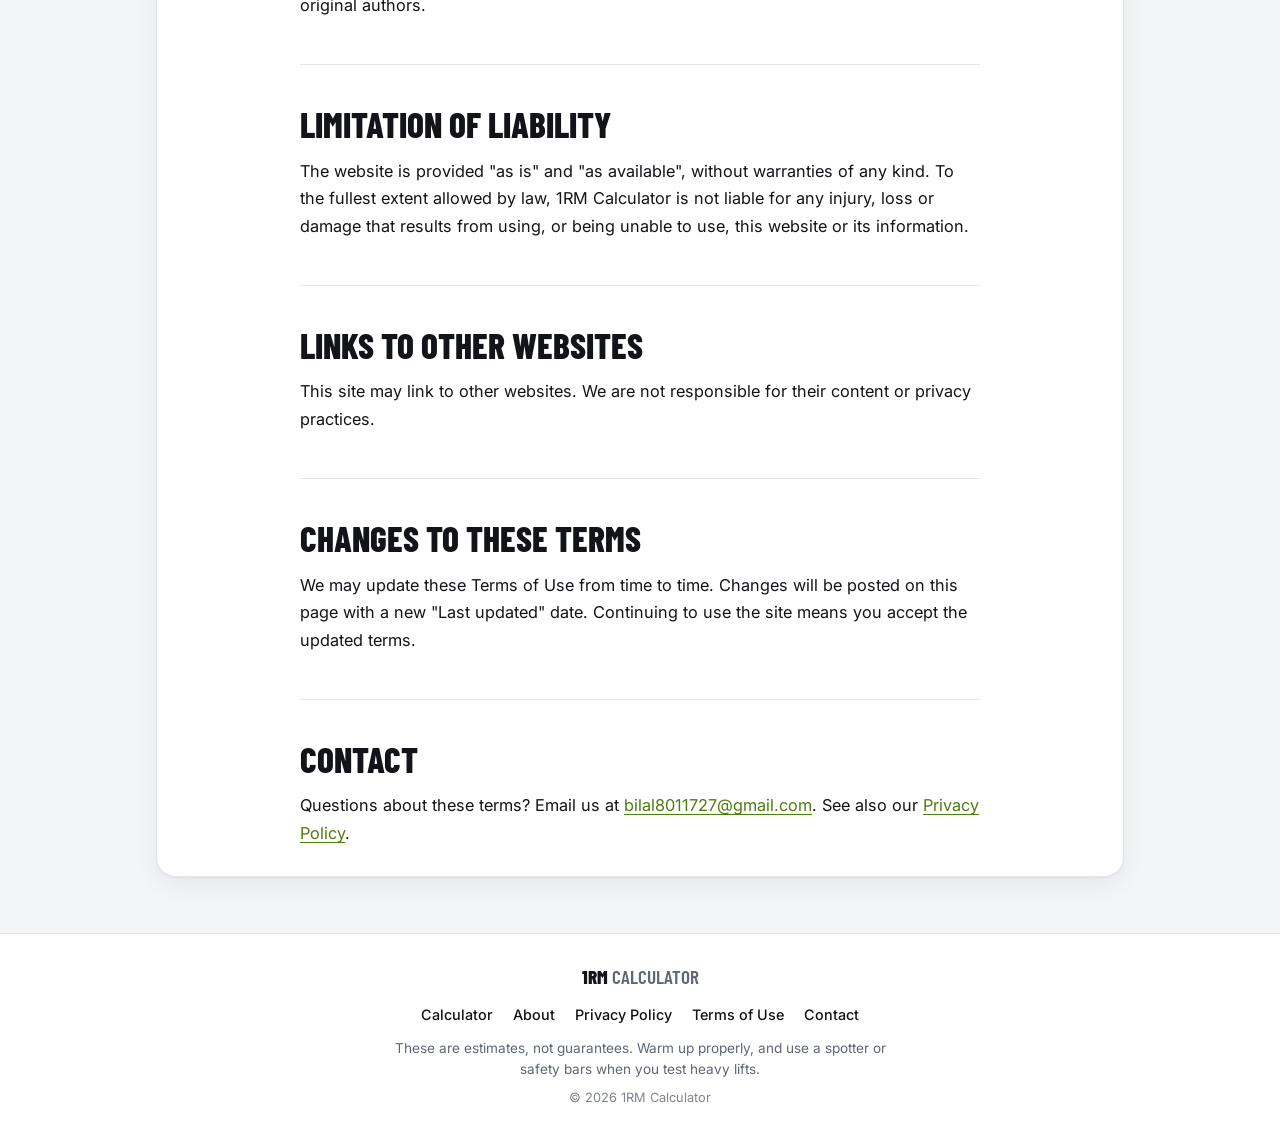
<file: terms.html>
<!DOCTYPE html>
<html lang="en">
<head>
  <meta charset="UTF-8">
  <meta name="viewport" content="width=device-width, initial-scale=1.0">
  <title>Terms of Use & Disclaimer | 1RM Calculator</title>
  <meta name="description" content="Terms of use for 1RM Calculator, including our disclaimer that results are estimates only and not medical, health or professional advice.">
  <meta name="robots" content="index, follow">
  <!-- REPLACE: when you buy a domain, change muhammadbilal1727.github.io/one-rep-max-calculator to it in every line below that contains it -->
  <link rel="canonical" href="https://muhammadbilal1727.github.io/one-rep-max-calculator/terms.html">

  <meta property="og:type" content="website">
  <meta property="og:site_name" content="1RM Calculator">
  <meta property="og:url" content="https://muhammadbilal1727.github.io/one-rep-max-calculator/terms.html">
  <meta property="og:title" content="Terms of Use & Disclaimer | 1RM Calculator">
  <meta property="og:description" content="Terms of use for 1RM Calculator, including our disclaimer that results are estimates only and not medical, health or professional advice.">
  <meta property="og:image" content="https://muhammadbilal1727.github.io/one-rep-max-calculator/og-image.png">
  <meta name="twitter:card" content="summary_large_image">

  <link rel="icon" href="favicon.ico" sizes="48x48">
  <link rel="icon" href="favicon.svg" type="image/svg+xml">
  <link rel="apple-touch-icon" href="apple-touch-icon.png">
  <meta name="theme-color" content="#f4f5f7" media="(prefers-color-scheme: light)">
  <meta name="theme-color" content="#0c0d11" media="(prefers-color-scheme: dark)">

  <link rel="preconnect" href="https://fonts.googleapis.com">
  <link rel="preconnect" href="https://fonts.gstatic.com" crossorigin>
  <link rel="stylesheet" href="https://fonts.googleapis.com/css2?family=Inter:wght@400;500;600;700&family=Barlow+Condensed:wght@600;700;800&display=swap" media="print" onload="this.media='all'">
  <noscript><link rel="stylesheet" href="https://fonts.googleapis.com/css2?family=Inter:wght@400;500;600;700&family=Barlow+Condensed:wght@600;700;800&display=swap"></noscript>
  <link rel="stylesheet" href="style.css">
  <script>
    // Apply the saved theme before the page draws, so it never flashes the wrong colors.
    try {
      var saved = localStorage.getItem("theme");
      if (saved) document.documentElement.setAttribute("data-theme", saved);
    } catch (e) {}
  </script>
</head>
<body>
  <header class="site-header">
    <div class="header-inner">
      <a href="index.html" class="logo" aria-label="1RM Calculator home">
        <span class="logo-mark" aria-hidden="true">
          <svg viewBox="0 0 24 24" width="20" height="20" fill="none" stroke="currentColor" stroke-width="2.4" stroke-linecap="round">
            <path d="M6 7v10M18 7v10M3 10v4M21 10v4M6 12h12"/>
          </svg>
        </span>
        <span class="logo-text">1RM <span>Calculator</span></span>
      </a>
      <nav class="site-nav" id="site-nav" aria-label="Main menu">
        <a href="index.html">Calculator</a>
        <a href="about.html">About</a>
        <a href="privacy-policy.html">Privacy</a>
        <a href="terms.html" aria-current="page">Terms</a>
        <a href="contact.html">Contact</a>
      </nav>
      <div class="header-actions">
        <button type="button" class="theme-toggle" id="theme-toggle" aria-label="Switch color theme">
          <svg class="icon-sun" aria-hidden="true" focusable="false" viewBox="0 0 24 24" width="20" height="20" fill="none" stroke="currentColor" stroke-width="2" stroke-linecap="round">
            <circle cx="12" cy="12" r="4"/>
            <path d="M12 2v2M12 20v2M4.9 4.9l1.4 1.4M17.7 17.7l1.4 1.4M2 12h2M20 12h2M4.9 19.1l1.4-1.4M17.7 6.3l1.4-1.4"/>
          </svg>
          <svg class="icon-moon" aria-hidden="true" focusable="false" viewBox="0 0 24 24" width="20" height="20" fill="none" stroke="currentColor" stroke-width="2" stroke-linecap="round" stroke-linejoin="round">
            <path d="M21 12.8A9 9 0 1 1 11.2 3a7 7 0 0 0 9.8 9.8z"/>
          </svg>
        </button>
        <button type="button" class="menu-toggle" id="menu-toggle" aria-label="Open menu" aria-expanded="false" aria-controls="site-nav">
          <svg class="icon-menu" aria-hidden="true" focusable="false" viewBox="0 0 24 24" width="20" height="20" fill="none" stroke="currentColor" stroke-width="2" stroke-linecap="round">
            <path d="M4 7h16M4 12h16M4 17h16"/>
          </svg>
          <svg class="icon-close" aria-hidden="true" focusable="false" viewBox="0 0 24 24" width="20" height="20" fill="none" stroke="currentColor" stroke-width="2" stroke-linecap="round">
            <path d="M6 6l12 12M18 6L6 18"/>
          </svg>
        </button>
      </div>
    </div>
  </header>

  <main class="container">
    <section class="hero">
      <h1>Terms of <span class="highlight">Use</span></h1>
      <p class="subtitle">Please read these terms before using the calculator.</p>
    </section>

<article class="card content">
      <section>
        <p class="updated-date">Last updated: October 17, 2026</p>
        <p>Welcome to 1RM Calculator. By using this website, you agree to these Terms of Use. If you do not agree, please do not use the site.</p>
      </section>

      <section>
        <h2>Not medical advice</h2>
        <p class="tip"><strong>Important:</strong> The content and calculations on this website are for <strong>general information and educational purposes only</strong>. They are <strong>not medical, health, fitness or professional advice</strong>, and they are not a substitute for advice from a doctor, physiotherapist or qualified coach.</p>
        <p>Always talk to a qualified healthcare professional before starting a new exercise program, especially if you have an injury, a medical condition, or are pregnant. Stop exercising immediately and seek help if you feel pain, dizziness or shortness of breath.</p>
      </section>

      <section>
        <h2>Estimates only</h2>
        <p>One rep max values, strength levels and training percentages shown on this site are <strong>estimates</strong> based on published formulas and general standards. Your real abilities may be higher or lower. We make no guarantee that any result is accurate, complete or suitable for your situation.</p>
      </section>

      <section>
        <h2>Your responsibility</h2>
        <p>Weight training carries a risk of injury. You use this website and act on its information <strong>at your own risk</strong>. You are responsible for lifting safely, using proper form, warming up, and using spotters or safety equipment where appropriate.</p>
      </section>

      <section>
        <h2>Acceptable use</h2>
        <p>You agree not to misuse the website, including by trying to disrupt it, gain unauthorized access to it, or copy it for commercial purposes without permission.</p>
      </section>

      <section>
        <h2>Intellectual property</h2>
        <p>The design, text and code of this website belong to 1RM Calculator unless stated otherwise. The 1RM formulas themselves are publicly published and credited to their original authors.</p>
      </section>

      <section>
        <h2>Limitation of liability</h2>
        <p>The website is provided "as is" and "as available", without warranties of any kind. To the fullest extent allowed by law, 1RM Calculator is not liable for any injury, loss or damage that results from using, or being unable to use, this website or its information.</p>
      </section>

      <section>
        <h2>Links to other websites</h2>
        <p>This site may link to other websites. We are not responsible for their content or privacy practices.</p>
      </section>

      <section>
        <h2>Changes to these terms</h2>
        <p>We may update these Terms of Use from time to time. Changes will be posted on this page with a new "Last updated" date. Continuing to use the site means you accept the updated terms.</p>
      </section>

      <section>
        <h2>Contact</h2>
        <p>Questions about these terms? Email us at <a href="mailto:bilal8011727@gmail.com">bilal8011727@gmail.com</a>. See also our <a href="privacy-policy.html">Privacy Policy</a>.</p>
      </section>
    </article>
  </main>

  <footer class="site-footer">
    <div class="footer-inner">
      <p class="footer-brand">1RM <span>Calculator</span></p>
      <nav class="footer-links" aria-label="Footer">
        <a href="index.html">Calculator</a>
        <a href="about.html">About</a>
        <a href="privacy-policy.html">Privacy Policy</a>
        <a href="terms.html">Terms of Use</a>
        <a href="contact.html">Contact</a>
      </nav>
      <p class="footer-note">These are estimates, not guarantees. Warm up properly, and use a spotter or safety bars when you test heavy lifts.</p>
      <p class="footer-copy">&copy; <span id="year">2026</span> 1RM Calculator</p>
    </div>
  </footer>

  <script src="site.js"></script>
</body>
</html>
</file>
<file: style.css>
/* ---------- Color themes ---------- */
:root {
  --bg: #f4f5f7;
  --surface: #ffffff;
  --surface-2: #f0f2f5;
  --border: #e3e6eb;
  --text: #12141a;
  --muted: #5f6675;
  --accent: #a3e635;
  --accent-strong: #4d7c0f;
  --on-accent: #142004;
  --result-bg: linear-gradient(145deg, #12141a 0%, #1f2a10 100%);
  --result-text: #ffffff;
  --result-muted: #b6bcc8;
  --result-accent: #c6ff3d;
  --error: #d63c3c;
  --shadow: 0 1px 2px rgba(16, 24, 40, 0.04), 0 8px 24px rgba(16, 24, 40, 0.06);
  --radius: 20px;
  --radius-sm: 12px;
  --font-body: "Inter", "Segoe UI", system-ui, -apple-system, Roboto, sans-serif;
  --font-display: "Barlow Condensed", "Arial Narrow", "Inter", sans-serif;
  color-scheme: light;
}

@media (prefers-color-scheme: dark) {
  :root:not([data-theme="light"]) {
    --bg: #0c0d11;
    --surface: #15171d;
    --surface-2: #1c1f27;
    --border: #262a34;
    --text: #f2f3f6;
    --muted: #979dab;
    --accent: #c6ff3d;
    --accent-strong: #c6ff3d;
    --on-accent: #142004;
    --result-bg: linear-gradient(145deg, #1a2309 0%, #15171d 100%);
    --result-text: #ffffff;
    --result-muted: #a3a9b6;
    --result-accent: #c6ff3d;
    --error: #ff7070;
    --shadow: 0 1px 2px rgba(0, 0, 0, 0.3), 0 10px 30px rgba(0, 0, 0, 0.25);
    color-scheme: dark;
  }
}

:root[data-theme="dark"] {
  --bg: #0c0d11;
  --surface: #15171d;
  --surface-2: #1c1f27;
  --border: #262a34;
  --text: #f2f3f6;
  --muted: #979dab;
  --accent: #c6ff3d;
  --accent-strong: #c6ff3d;
  --on-accent: #142004;
  --result-bg: linear-gradient(145deg, #1a2309 0%, #15171d 100%);
  --result-text: #ffffff;
  --result-muted: #a3a9b6;
  --result-accent: #c6ff3d;
  --error: #ff7070;
  --shadow: 0 1px 2px rgba(0, 0, 0, 0.3), 0 10px 30px rgba(0, 0, 0, 0.25);
  color-scheme: dark;
}

/* ---------- Base ---------- */
* {
  box-sizing: border-box;
  margin: 0;
  padding: 0;
}

html {
  -webkit-text-size-adjust: 100%;
}

body {
  background: var(--bg);
  color: var(--text);
  font-family: var(--font-body);
  font-size: 16px;
  line-height: 1.55;
  min-height: 100vh;
  display: flex;
  flex-direction: column;
  -webkit-font-smoothing: antialiased;
  transition: background-color 0.3s ease, color 0.3s ease;
}

button {
  font: inherit;
  cursor: pointer;
}

:focus-visible {
  outline: 2px solid var(--accent-strong);
  outline-offset: 2px;
}

/* ---------- Header ---------- */
.site-header {
  position: sticky;
  top: 0;
  z-index: 10;
  background: var(--bg); /* fallback for older browsers */
  background: color-mix(in srgb, var(--bg) 82%, transparent);
  backdrop-filter: saturate(160%) blur(12px);
  -webkit-backdrop-filter: saturate(160%) blur(12px);
  border-bottom: 1px solid var(--border);
}

.header-inner {
  max-width: 1000px;
  margin: 0 auto;
  padding: 12px 16px;
  display: flex;
  align-items: center;
  justify-content: space-between;
}

.logo {
  display: flex;
  align-items: center;
  gap: 10px;
  text-decoration: none;
  color: var(--text);
}

.logo-mark {
  display: grid;
  place-items: center;
  width: 36px;
  height: 36px;
  border-radius: 10px;
  background: var(--accent);
  color: var(--on-accent);
}

.logo-text {
  font-family: var(--font-display);
  font-weight: 800;
  font-size: 1.4rem;
  letter-spacing: 0.01em;
  text-transform: uppercase;
}

.logo-text span {
  color: var(--muted);
  font-weight: 600;
}

.header-actions {
  display: flex;
  align-items: center;
  gap: 8px;
}

/* Main menu: a dropdown on phones, a row of links on larger screens */
.site-nav {
  position: absolute;
  top: 100%;
  left: 0;
  right: 0;
  display: none;
  flex-direction: column;
  background: var(--surface);
  border-bottom: 1px solid var(--border);
  box-shadow: var(--shadow);
  padding: 8px 16px 16px;
}

.site-nav.open {
  display: flex;
  animation: slideIn 0.2s ease;
}

.site-nav a {
  color: var(--text);
  text-decoration: none;
  font-weight: 600;
  padding: 12px 8px;
  border-radius: 10px;
  transition: background-color 0.2s ease, color 0.2s ease;
}

.site-nav a:hover {
  background: var(--surface-2);
}

.site-nav a[aria-current="page"] {
  color: var(--accent-strong);
}

.menu-toggle {
  display: grid;
  place-items: center;
  width: 42px;
  height: 42px;
  border-radius: 50%;
  border: 1px solid var(--border);
  background: var(--surface);
  color: var(--text);
}

.menu-toggle .icon-close,
.menu-toggle[aria-expanded="true"] .icon-menu {
  display: none;
}

.menu-toggle[aria-expanded="true"] .icon-close {
  display: block;
}

.theme-toggle {
  display: grid;
  place-items: center;
  width: 42px;
  height: 42px;
  border-radius: 50%;
  border: 1px solid var(--border);
  background: var(--surface);
  color: var(--text);
  transition: transform 0.2s ease, background-color 0.3s ease;
}

.theme-toggle:hover {
  transform: rotate(15deg);
}

.theme-toggle svg {
  grid-area: 1 / 1;
  transition: opacity 0.3s ease, transform 0.4s ease;
}

/* Show the moon in light mode, the sun in dark mode */
.icon-sun { opacity: 0; transform: rotate(-90deg) scale(0.6); }
.icon-moon { opacity: 1; transform: none; }

:root[data-theme="dark"] .icon-sun { opacity: 1; transform: none; }
:root[data-theme="dark"] .icon-moon { opacity: 0; transform: rotate(90deg) scale(0.6); }

@media (prefers-color-scheme: dark) {
  :root:not([data-theme="light"]) .icon-sun { opacity: 1; transform: none; }
  :root:not([data-theme="light"]) .icon-moon { opacity: 0; transform: rotate(90deg) scale(0.6); }
}

/* ---------- Layout ---------- */
.container {
  flex: 1;
  width: 100%;
  max-width: 1000px;
  margin: 0 auto;
  padding: 32px 16px 56px;
  display: flex;
  flex-direction: column;
  gap: 20px;
}

.hero {
  text-align: center;
  max-width: 620px;
  margin: 8px auto 12px;
}

.eyebrow {
  display: inline-block;
  font-size: 0.75rem;
  font-weight: 600;
  letter-spacing: 0.14em;
  text-transform: uppercase;
  color: var(--accent-strong);
  background: color-mix(in srgb, var(--accent) 18%, transparent);
  border-radius: 999px;
  padding: 5px 12px;
  margin-bottom: 16px;
}

h1 {
  font-family: var(--font-display);
  font-size: clamp(2.6rem, 10vw, 4rem);
  font-weight: 800;
  line-height: 1;
  text-transform: uppercase;
  letter-spacing: -0.005em;
}

.highlight {
  color: var(--accent-strong);
}

.subtitle {
  color: var(--muted);
  font-size: 1.05rem;
  margin-top: 14px;
}

.top-grid {
  display: grid;
  gap: 20px;
}

/* ---------- Cards ---------- */
.card {
  background: var(--surface);
  border: 1px solid var(--border);
  border-radius: var(--radius);
  padding: 24px 20px;
  box-shadow: var(--shadow);
  transition: background-color 0.3s ease, border-color 0.3s ease;
}

.card-head {
  margin-bottom: 18px;
}

h2 {
  font-size: 1.15rem;
  font-weight: 700;
  letter-spacing: -0.01em;
}

.card-sub {
  color: var(--muted);
  font-size: 0.9rem;
  margin-top: 2px;
}

/* ---------- Inputs ---------- */
.inputs {
  display: grid;
  gap: 20px;
}

.field label,
.field .label {
  display: flex;
  justify-content: space-between;
  align-items: baseline;
  font-weight: 600;
  font-size: 0.9rem;
  margin-bottom: 8px;
}

.hint {
  color: var(--muted);
  font-weight: 500;
  font-size: 0.8rem;
}

.input-wrap {
  position: relative;
}

input {
  width: 100%;
  font-family: var(--font-display);
  font-size: 1.6rem;
  font-weight: 700;
  color: var(--text);
  background: var(--surface-2);
  border: 2px solid transparent;
  border-radius: var(--radius-sm);
  padding-block: 10px;
  padding-inline: 16px 70px;
  outline: none;
  transition: border-color 0.2s ease, background-color 0.2s ease, box-shadow 0.2s ease;
}

input::placeholder {
  color: var(--muted);
  opacity: 0.45;
}

input:focus {
  border-color: var(--accent-strong);
  background: var(--surface);
  box-shadow: 0 0 0 4px color-mix(in srgb, var(--accent) 25%, transparent);
}

input.invalid {
  border-color: var(--error);
  box-shadow: 0 0 0 4px color-mix(in srgb, var(--error) 15%, transparent);
}

.input-suffix {
  position: absolute;
  inset-inline-end: 16px;
  top: 50%;
  transform: translateY(-50%);
  color: var(--muted);
  font-weight: 600;
  font-size: 0.9rem;
  pointer-events: none;
}

.error {
  color: var(--error);
  font-size: 0.85rem;
  font-weight: 500;
  margin-top: 8px;
  animation: slideIn 0.25s ease;
}

.error:empty {
  display: none;
}

/* Unit toggle with a sliding highlight */
.toggle {
  position: relative;
  display: grid;
  grid-template-columns: 1fr 1fr;
  background: var(--surface-2);
  border-radius: var(--radius-sm);
  padding: 4px;
}

.toggle-slider {
  position: absolute;
  top: 4px;
  bottom: 4px;
  inset-inline-start: 4px;
  width: calc(50% - 4px);
  border-radius: 9px;
  background: var(--accent);
  box-shadow: 0 2px 8px color-mix(in srgb, var(--accent) 40%, transparent);
  transition: transform 0.3s cubic-bezier(0.3, 0.7, 0.2, 1);
}

.toggle[data-active="lbs"] .toggle-slider,
.toggle[data-active="female"] .toggle-slider {
  transform: translateX(100%);
}

[dir="rtl"] .toggle[data-active="lbs"] .toggle-slider,
[dir="rtl"] .toggle[data-active="female"] .toggle-slider {
  transform: translateX(-100%);
}

/* Lift type dropdown */
.select-wrap {
  position: relative;
}

.select-wrap::after {
  content: "";
  position: absolute;
  inset-inline-end: 18px;
  top: 50%;
  width: 8px;
  height: 8px;
  border-right: 2px solid var(--muted);
  border-bottom: 2px solid var(--muted);
  transform: translateY(-70%) rotate(45deg);
  pointer-events: none;
}

select {
  width: 100%;
  appearance: none;
  -webkit-appearance: none;
  font-family: var(--font-body);
  font-size: 1.05rem;
  font-weight: 600;
  color: var(--text);
  background: var(--surface-2);
  border: 2px solid transparent;
  border-radius: var(--radius-sm);
  padding-block: 14px;
  padding-inline: 16px 44px;
  cursor: pointer;
  outline: none;
  transition: border-color 0.2s ease, box-shadow 0.2s ease;
}

select:focus {
  border-color: var(--accent-strong);
  box-shadow: 0 0 0 4px color-mix(in srgb, var(--accent) 25%, transparent);
}

/* Buttons */
.btn {
  display: inline-flex;
  align-items: center;
  justify-content: center;
  gap: 8px;
  font-weight: 600;
  font-size: 0.95rem;
  line-height: 1.2;
  border-radius: 999px;
  padding: 12px;
  border: 1px solid transparent;
  transition: transform 0.15s ease, background-color 0.2s ease, opacity 0.2s ease;
}

.btn:active {
  transform: scale(0.97);
}

.btn:disabled {
  opacity: 0.4;
  cursor: not-allowed;
  transform: none;
}

.btn-primary {
  background: var(--result-accent);
  color: var(--on-accent);
}

.btn-primary.copied {
  animation: pop 0.4s ease;
}

.btn-ghost {
  background: rgba(255, 255, 255, 0.06);
  color: var(--result-text);
  border-color: rgba(255, 255, 255, 0.2);
}

.btn-ghost:hover {
  background: rgba(255, 255, 255, 0.12);
}

.result-actions {
  display: grid;
  grid-template-columns: 1fr 1fr;
  gap: 10px;
  margin-top: 22px;
}

/* Very small phones: drop the button icons so the words fit */
@media (max-width: 359px) {
  .result-actions .btn svg {
    display: none;
  }
}

.toggle-btn {
  position: relative;
  font-weight: 700;
  font-size: 1rem;
  color: var(--muted);
  background: transparent;
  border: none;
  border-radius: 9px;
  padding: 11px;
  transition: color 0.25s ease;
}

.toggle-btn.active {
  color: var(--on-accent);
}

/* ---------- Result card ---------- */
.result {
  position: relative;
  overflow: hidden;
  display: flex;
  flex-direction: column;
  justify-content: center;
  text-align: center;
  background: var(--result-bg);
  color: var(--result-text);
  border-color: transparent;
  padding: 32px 20px;
}

.result::before {
  content: "";
  position: absolute;
  width: 280px;
  height: 280px;
  right: -90px;
  top: -110px;
  border-radius: 50%;
  background: radial-gradient(circle, color-mix(in srgb, var(--result-accent) 35%, transparent), transparent 70%);
  pointer-events: none;
}

.result > * {
  position: relative;
}

.result-label {
  color: var(--result-muted);
  font-size: 0.8rem;
  font-weight: 600;
  text-transform: uppercase;
  letter-spacing: 0.14em;
}

.result {
  container-type: inline-size;
}

.result-value {
  font-family: var(--font-display);
  font-size: clamp(3rem, 18vw, 6.5rem);
  font-size: min(6.5rem, 26cqi); /* scales with the card, so big numbers always fit */
  font-weight: 800;
  line-height: 1;
  color: var(--result-accent);
  margin: 10px 0 8px;
  font-variant-numeric: tabular-nums;
}

.result-value .unit {
  font-size: 0.32em;
  color: var(--result-text);
  margin-inline-start: 6px;
  font-weight: 700;
}

.result-value.pop {
  animation: pop 0.45s cubic-bezier(0.3, 0.7, 0.2, 1);
}

.result-note {
  color: var(--result-muted);
  font-size: 0.92rem;
}

.result-range {
  display: grid;
  grid-template-columns: 1fr 1fr;
  gap: 12px;
  margin-top: 22px;
  padding-top: 18px;
  border-top: 1px solid rgba(255, 255, 255, 0.12);
  animation: fadeUp 0.35s ease;
}

.result-range[hidden] {
  display: none;
}

.range-label {
  display: block;
  color: var(--result-muted);
  font-size: 0.75rem;
  text-transform: uppercase;
  letter-spacing: 0.1em;
}

.range-value {
  font-family: var(--font-display);
  font-size: 1.5rem;
  font-weight: 700;
}

/* ---------- Strength level ---------- */
.strength-inputs {
  display: grid;
  gap: 20px;
}

.strength-output {
  margin-top: 22px;
  padding-top: 20px;
  border-top: 1px solid var(--border);
}

.strength-message {
  color: var(--muted);
  font-size: 0.95rem;
  text-align: center;
}

#strength-result {
  animation: fadeUp 0.35s ease;
}

.level-row {
  display: flex;
  flex-wrap: wrap;
  align-items: center;
  justify-content: space-between;
  gap: 10px;
  margin-bottom: 18px;
}

.level-badge {
  font-family: var(--font-display);
  font-size: 2rem;
  font-weight: 800;
  text-transform: uppercase;
  line-height: 1;
  color: var(--accent-strong);
}

.level-badge.pop {
  animation: pop 0.45s cubic-bezier(0.3, 0.7, 0.2, 1);
}

.level-ratio {
  font-weight: 600;
  font-size: 0.9rem;
  color: var(--muted);
  background: var(--surface-2);
  border-radius: 999px;
  padding: 6px 12px;
}

.level-bar,
.level-labels {
  direction: ltr;
}

.level-bar {
  position: relative;
  padding: 6px 0;
}

.level-segments {
  display: grid;
  grid-template-columns: repeat(5, 1fr);
  gap: 4px;
}

.level-segments span {
  height: 10px;
  border-radius: 99px;
  background: var(--accent);
}

.level-segments span:nth-child(1) { opacity: 0.2; }
.level-segments span:nth-child(2) { opacity: 0.4; }
.level-segments span:nth-child(3) { opacity: 0.6; }
.level-segments span:nth-child(4) { opacity: 0.8; }

.level-marker {
  position: absolute;
  top: 50%;
  left: 0;
  width: 22px;
  height: 22px;
  border-radius: 50%;
  background: var(--surface);
  border: 4px solid var(--text);
  box-shadow: 0 2px 8px rgba(0, 0, 0, 0.25);
  transform: translate(-50%, -50%);
  transition: left 0.6s cubic-bezier(0.3, 0.7, 0.2, 1);
}

.level-labels {
  display: grid;
  grid-template-columns: repeat(5, minmax(0, 1fr));
  gap: 4px;
  margin-top: 8px;
  font-size: 0.68rem;
  font-weight: 600;
  color: var(--muted);
  text-align: center;
}

.level-labels span.current {
  color: var(--text);
}

/* Short names on small phones so every label fits under its part of the bar */
@media (max-width: 759px) {
  .level-labels .label-full {
    display: none;
  }

  .level-labels > span::after {
    content: attr(data-short);
  }
}

.level-next {
  margin-top: 16px;
  font-size: 0.92rem;
  color: var(--muted);
}

.level-next strong {
  color: var(--text);
}

/* ---------- Formula grid ---------- */
.formula-grid {
  display: grid;
  grid-template-columns: repeat(2, 1fr);
  gap: 10px;
}

.formula {
  background: var(--surface-2);
  border-radius: var(--radius-sm);
  padding: 14px 16px;
  transition: background-color 0.3s ease;
}

.formula-name {
  color: var(--muted);
  font-size: 0.8rem;
  font-weight: 600;
}

.formula-value {
  font-family: var(--font-display);
  font-size: 1.6rem;
  font-weight: 700;
  line-height: 1.2;
}

.formula-value small {
  font-family: var(--font-body);
  font-size: 0.8rem;
  font-weight: 500;
  color: var(--muted);
  margin-inline-start: 3px;
}

.updated .formula-value,
.updated td {
  animation: fadeUp 0.35s ease both;
}

/* ---------- Table ---------- */
.table-wrap {
  overflow-x: auto;
  margin: 0 -4px;
}

table {
  width: 100%;
  border-collapse: collapse;
  font-variant-numeric: tabular-nums;
}

th {
  text-align: start;
  color: var(--muted);
  font-size: 0.72rem;
  font-weight: 600;
  text-transform: uppercase;
  letter-spacing: 0.08em;
  padding: 0 4px 10px;
}

td {
  padding: 12px 4px;
  border-top: 1px solid var(--border);
  font-weight: 600;
  vertical-align: middle;
}

.num {
  text-align: end;
}

.pct-cell {
  display: flex;
  align-items: center;
  gap: 10px;
}

.pct-bar {
  flex: 0 0 48px;
  height: 6px;
  border-radius: 99px;
  background: var(--surface-2);
  overflow: hidden;
}

.pct-bar span {
  display: block;
  height: 100%;
  background: var(--accent);
  border-radius: inherit;
}

.weight-cell {
  font-family: var(--font-display);
  font-size: 1.2rem;
  font-weight: 700;
}

.weight-cell small {
  font-family: var(--font-body);
  font-size: 0.78rem;
  color: var(--muted);
  font-weight: 500;
  margin-inline-start: 3px;
}

tbody tr:first-child .weight-cell {
  color: var(--accent-strong);
}

/* ---------- Language switcher ---------- */
.lang-switch {
  position: relative;
  display: flex;
  align-items: center;
  gap: 6px;
  height: 42px;
  padding: 0 12px;
  border-radius: 999px;
  border: 1px solid var(--border);
  background: var(--surface);
  color: var(--text);
}

.lang-switch:focus-within {
  outline: 2px solid var(--accent-strong);
  outline-offset: 2px;
}

.lang-code {
  font-size: 0.85rem;
  font-weight: 700;
  letter-spacing: 0.04em;
}

/* The real dropdown sits invisibly on top, so phones show their own language picker */
.lang-switch select {
  position: absolute;
  inset: 0;
  width: 100%;
  opacity: 0;
  cursor: pointer;
  font-size: 16px;
}

.guide-note {
  max-width: 68ch;
  margin: 0 auto 24px;
  padding: 12px 16px;
  border-radius: var(--radius-sm);
  background: var(--surface-2);
  color: var(--muted);
  font-size: 0.9rem;
  text-align: center;
}

.guide-note[hidden] {
  display: none;
}

/* ---------- Guide content ---------- */
html {
  scroll-behavior: smooth;
}

.content {
  padding: 28px 20px;
  font-size: 1.02rem;
  line-height: 1.7;
}

.content > section {
  max-width: 68ch;
  margin: 0 auto;
  scroll-margin-top: 80px; /* keeps headings visible below the sticky header */
}

.content > section + section {
  margin-top: 44px;
  padding-top: 40px;
  border-top: 1px solid var(--border);
}

.content h2 {
  font-family: var(--font-display);
  font-size: clamp(1.7rem, 6vw, 2.2rem);
  font-weight: 800;
  text-transform: uppercase;
  line-height: 1.1;
  letter-spacing: 0;
  margin-bottom: 14px;
}

.content h3 {
  font-size: 1.1rem;
  font-weight: 700;
  margin: 26px 0 8px;
}

.content p,
.content ul,
.content ol {
  margin-bottom: 14px;
}

.content p:last-child {
  margin-bottom: 0;
}

.content ul,
.content ol {
  padding-left: 1.3em;
}

.content li {
  margin-bottom: 8px;
}

.content li::marker {
  color: var(--accent-strong);
  font-weight: 700;
}

.content a {
  color: var(--accent-strong);
  text-underline-offset: 3px;
}

.content strong {
  font-weight: 650;
}

.formula-box {
  font-family: ui-monospace, "Cascadia Code", Consolas, monospace;
  font-size: 0.92rem;
  background: var(--surface-2);
  border-left: 4px solid var(--accent);
  border-radius: 8px;
  padding: 10px 14px;
  overflow-x: auto;
  white-space: nowrap;
}

.tip {
  background: color-mix(in srgb, var(--accent) 12%, transparent);
  border-radius: var(--radius-sm);
  padding: 14px 16px;
  font-size: 0.95rem;
}

/* Table of contents */
.toc {
  max-width: 68ch;
  margin: 0 auto 40px;
  background: var(--surface-2);
  border-radius: var(--radius-sm);
  padding: 18px 20px;
}

.toc-title {
  font-size: 0.75rem;
  font-weight: 700;
  text-transform: uppercase;
  letter-spacing: 0.1em;
  color: var(--muted);
  margin-bottom: 8px;
}

.toc ol {
  margin: 0;
  display: grid;
  gap: 2px;
}

.toc li {
  margin: 0;
}

.toc a {
  color: var(--text);
  text-decoration: none;
  font-weight: 500;
}

.toc a:hover {
  color: var(--accent-strong);
  text-decoration: underline;
}

/* FAQ */
.faq details {
  border: 1px solid var(--border);
  border-radius: var(--radius-sm);
  margin-bottom: 10px;
  background: var(--surface);
  transition: border-color 0.2s ease;
}

.faq details[open] {
  border-color: var(--accent-strong);
}

.faq summary {
  list-style: none;
  cursor: pointer;
  display: flex;
  align-items: center;
  justify-content: space-between;
  gap: 12px;
  padding: 14px 16px;
}

.faq summary::-webkit-details-marker {
  display: none;
}

.faq summary h3 {
  margin: 0;
  font-size: 1rem;
  font-weight: 600;
}

.faq summary::after {
  content: "+";
  flex: none;
  display: grid;
  place-items: center;
  width: 28px;
  height: 28px;
  border-radius: 50%;
  background: var(--surface-2);
  font-size: 1.2rem;
  font-weight: 600;
  color: var(--accent-strong);
  transition: transform 0.25s ease;
}

.faq details[open] summary::after {
  transform: rotate(45deg);
}

.faq details p {
  padding: 0 16px 16px;
  color: var(--muted);
  animation: fadeUp 0.3s ease;
}

@media (min-width: 760px) {
  .content {
    padding: 48px 40px;
  }

  .toc ol {
    grid-template-columns: 1fr 1fr;
    column-gap: 32px;
  }
}

/* ---------- Footer ---------- */
.site-footer {
  border-top: 1px solid var(--border);
  background: var(--surface);
  transition: background-color 0.3s ease;
}

.footer-inner {
  max-width: 1000px;
  margin: 0 auto;
  padding: 28px 16px;
  text-align: center;
  display: grid;
  gap: 8px;
}

.footer-brand {
  font-family: var(--font-display);
  font-weight: 800;
  font-size: 1.2rem;
  text-transform: uppercase;
}

.footer-brand span {
  color: var(--muted);
  font-weight: 600;
}

.footer-links {
  display: flex;
  flex-wrap: wrap;
  justify-content: center;
  gap: 4px 20px;
  margin: 4px 0;
}

.footer-links a {
  color: var(--text);
  font-size: 0.9rem;
  font-weight: 500;
  text-decoration: none;
}

.footer-links a:hover {
  color: var(--accent-strong);
  text-decoration: underline;
  text-underline-offset: 3px;
}

/* ---------- Info pages (about, privacy, terms, contact) ---------- */
.updated-date {
  color: var(--muted);
  font-size: 0.9rem;
  margin-top: 10px;
}

.contact-card {
  max-width: 68ch;
  margin: 0 auto;
  text-align: center;
}

.contact-email {
  display: inline-block;
  font-family: var(--font-display);
  font-size: clamp(1.6rem, 7vw, 2.4rem);
  font-weight: 700;
  color: var(--accent-strong);
  text-decoration: none;
  word-break: break-all;
  margin: 8px 0 20px;
}

.contact-card .btn-primary {
  background: var(--accent);
  text-decoration: none;
}

.footer-note {
  color: var(--muted);
  font-size: 0.85rem;
  max-width: 520px;
  margin: 0 auto;
}

.footer-copy {
  color: var(--muted);
  font-size: 0.8rem;
  opacity: 0.8;
}

/* ---------- Animations ---------- */
@keyframes pop {
  0% { transform: scale(0.94); opacity: 0.6; }
  60% { transform: scale(1.03); opacity: 1; }
  100% { transform: scale(1); }
}

@keyframes fadeUp {
  from { opacity: 0; transform: translateY(4px); }
  to { opacity: 1; transform: none; }
}

@keyframes slideIn {
  from { opacity: 0; transform: translateY(-3px); }
  to { opacity: 1; transform: none; }
}

@media (prefers-reduced-motion: reduce) {
  *, *::before, *::after {
    animation-duration: 0.01ms !important;
    transition-duration: 0.01ms !important;
  }
}

/* ---------- Larger screens ---------- */
@media (min-width: 760px) {
  .container {
    padding-top: 48px;
    gap: 24px;
  }

  .top-grid {
    grid-template-columns: 1fr 1fr;
    gap: 24px;
  }

  .card {
    padding: 28px;
  }

  .formula-grid {
    grid-template-columns: repeat(4, 1fr);
    gap: 12px;
  }

  .strength-inputs {
    grid-template-columns: 1fr 1fr;
    gap: 24px;
  }

  .level-labels {
    font-size: 0.8rem;
  }

  .pct-bar {
    flex-basis: 90px;
  }
}

/* Full menu row on wide screens */
@media (min-width: 960px) {
  .site-nav {
    position: static;
    display: flex;
    flex-direction: row;
    gap: 2px;
    margin-inline-start: auto;
    margin-inline-end: 12px;
    padding: 0;
    background: none;
    border: none;
    box-shadow: none;
  }

  .site-nav a {
    padding: 8px 12px;
    font-size: 0.95rem;
    white-space: nowrap;
  }

  .menu-toggle {
    display: none;
  }
}

/* Phones: compact header so the logo, language, theme and menu buttons fit on one line */
.logo-text {
  white-space: nowrap;
}

@media (max-width: 480px) {
  .header-inner {
    gap: 8px;
  }

  .logo {
    gap: 8px;
  }

  .logo-text {
    font-size: 1.2rem;
  }

  .header-actions {
    gap: 6px;
  }

  .lang-switch {
    height: 38px;
    padding: 0 10px;
  }

  .theme-toggle,
  .menu-toggle {
    width: 38px;
    height: 38px;
  }
}

@media (max-width: 360px) {
  .logo-text span,
  .lang-switch svg {
    display: none;
  }
}
</file>
